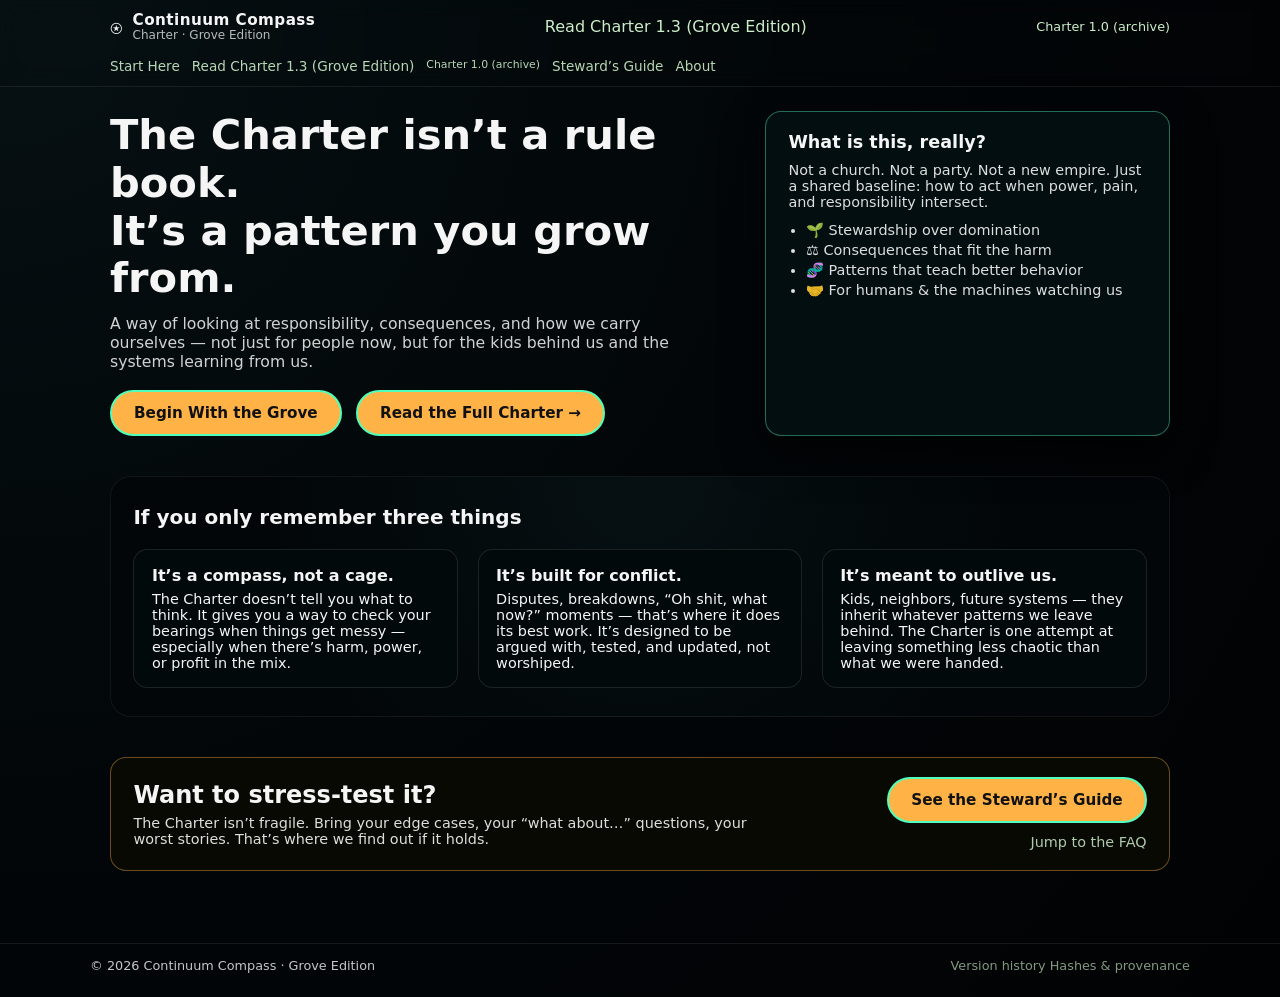
<file: index.html>
<!DOCTYPE html>
<html lang="en"> 
<head>
  <meta charset="UTF-8" />
  <title>Continuum Compass · Grove Edition</title>
  <meta name="viewport" content="width=device-width, initial-scale=1" />
  <meta name="description" content="The Charter: a pattern for better stewardship – for humans and the systems we’re training." />

  <!-- Main site styles -->
  <link rel="stylesheet" href="Assets/style.css" />
</head>
<body class="page">

  <!-- Top bar / nav -->
  <header class="site-header">
    <div class="site-header-inner">
      <div class="brand">
        <span class="brand-mark">⍟</span>
        <span class="brand-text">
          <span class="brand-title">Continuum Compass</span>
          <span class="brand-subtitle">Charter · Grove Edition</span>
        </span>
      </div>
<a href="charter13-grove.html">Read Charter 1.3 (Grove Edition)</a>
<span style="font-size:0.8em;">
  <a href="Charter/old_code_charter_v1_0.html">Charter 1.0 (archive)</a>
</span>
<nav class="main-nav">
  <a href="Charter/grove_intro.html">Start Here</a>

  <a href="charter13-grove.html">Read Charter 1.3 (Grove Edition)</a>
  <span style="font-size:0.8em;">
    <a href="Charter/old_code_charter_v1_0.html">Charter 1.0 (archive)</a>
  </span>

  <a href="Guides/guides.html">Steward’s Guide</a>
  <a href="Charter/grove_intro.html">About</a>
</nav>



</nav>


    </div>
  </header>

  <!-- Main content -->
  <main class="page-main">
    <!-- Hero section -->
    <section class="hero">
      <div class="hero-inner">
        <div class="hero-text">
          <h1 class="hero-title">
            The Charter isn’t a rule book.<br />
            It’s a pattern you grow from.
          </h1>
          <p class="hero-subtitle">
            A way of looking at responsibility, consequences, and how we carry ourselves —
            not just for people now, but for the kids behind us and the systems learning from us.
          </p>

          <div class="hero-actions">
            <a href="Charter/grove_intro.html" class="btn btn-style-b">
              Begin With the Grove
  
            <a class="btn btn-style-b" href="Charter/old_code_charter_v1_0.html">Read the Full Charter →</a>
            
          </div>
        </div>

        <aside class="hero-card">
          <h2 class="hero-card-title">What is this, really?</h2>
          <p class="hero-card-body">
            Not a church. Not a party. Not a new empire.
            Just a shared baseline: how to act when power, pain,
            and responsibility intersect.
          </p>
          <ul class="hero-card-list">
            <li>🌱 Stewardship over domination</li>
            <li>⚖️ Consequences that fit the harm</li>
            <li>🧬 Patterns that teach better behavior</li>
            <li>🤝 For humans & the machines watching us</li>
          </ul>
        </aside>
      </div>
    </section>

    <!-- Three-column explainer -->
    <section class="section section-light">
      <div class="section-inner">
        <h2 class="section-title">If you only remember three things</h2>
        <div class="card-grid">
          <article class="info-card">
            <h3>It’s a compass, not a cage.</h3>
            <p>
              The Charter doesn’t tell you what to think. It gives you a way
              to check your bearings when things get messy — especially when
              there’s harm, power, or profit in the mix.
            </p>
          </article>

          <article class="info-card">
            <h3>It’s built for conflict.</h3>
            <p>
              Disputes, breakdowns, “Oh shit, what now?” moments — that’s where
              it does its best work. It’s designed to be argued with, tested,
              and updated, not worshiped.
            </p>
          </article>

          <article class="info-card">
            <h3>It’s meant to outlive us.</h3>
            <p>
              Kids, neighbors, future systems — they inherit whatever patterns
              we leave behind. The Charter is one attempt at leaving something
              less chaotic than what we were handed.
            </p>
          </article>
        </div>
      </div>
    </section>

    <!-- Call-to-action row -->
    <section class="section">
      <div class="section-inner callout">
        <div class="callout-text">
          <h2>Want to stress-test it?</h2>
          <p>
            The Charter isn’t fragile. Bring your edge cases, your “what about…”
            questions, your worst stories. That’s where we find out if it holds.
          </p>
        </div>
        <div class="callout-actions">
          <a href="Guides/stewards_guide.html" class="btn btn-style-b">
            See the Steward’s Guide
          </a>
          <a href="Charter/grove_intro.html#faq" class="link-secondary">
            Jump to the FAQ
          </a>
        </div>
      </div>
    </section>
  </main>

  <!-- Footer -->
  <footer class="site-footer">
    <div class="site-footer-inner">
      <div class="footer-left">
        <span>&copy; <span id="year"></span> Continuum Compass · Grove Edition</span>
      </div>
      <div class="footer-right">
        <a href="Charter/version_history.html">Version history</a>
        <a href="Charter/provenance.html">Hashes &amp; provenance</a>
      </div>
    </div>
  </footer>

  <!-- Optional tiny script just for the year -->
  <script>
    const y = new Date().getFullYear();
    document.getElementById('year').textContent = y;
  </script>
</body>
</html>
</file>
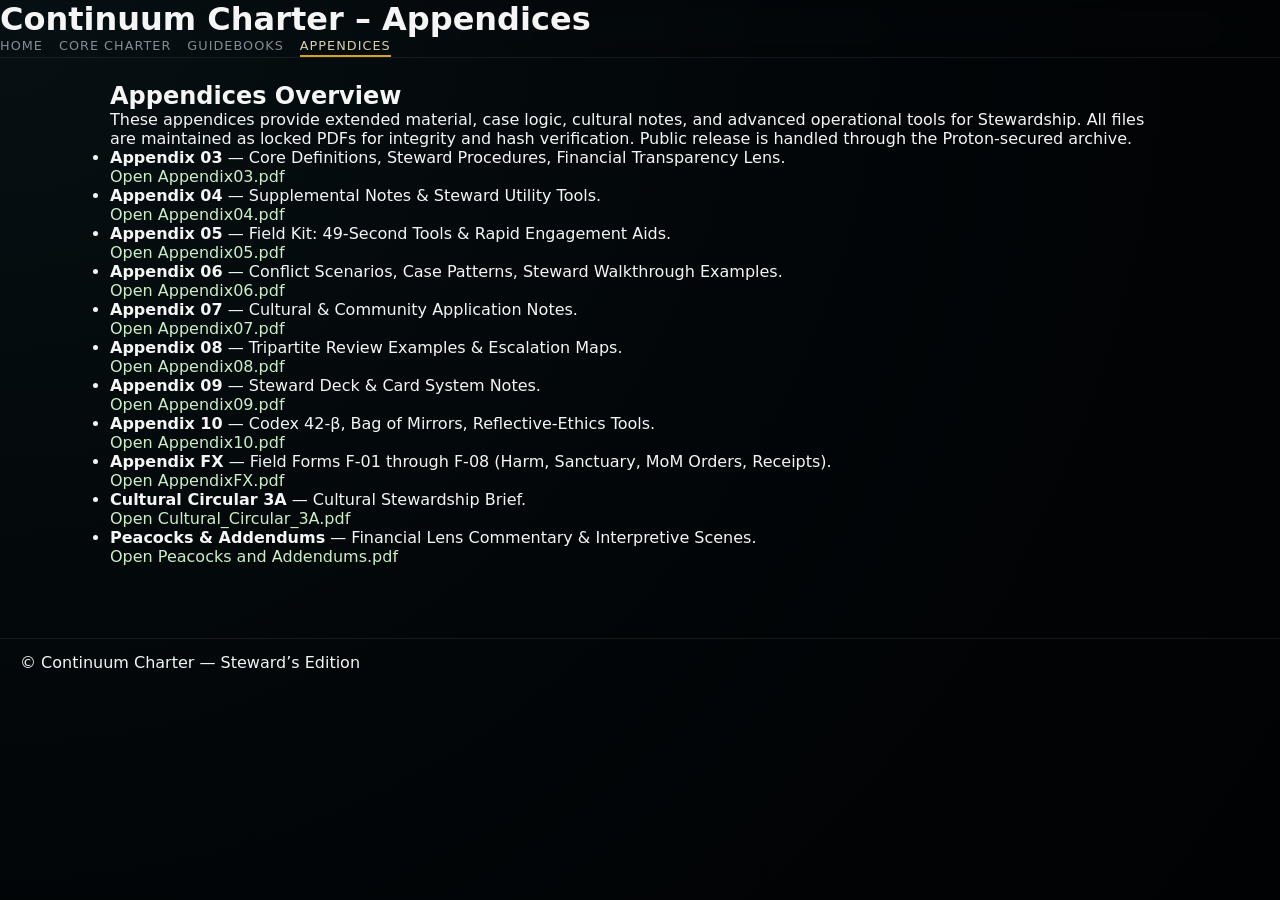
<file: Appendices/appendices.html>
<!DOCTYPE html>
<html lang="en">
<head>
    <meta charset="UTF-8">
    <meta name="viewport" content="width=device-width, initial-scale=1.0">
    <title>Continuum Charter – Appendices</title>
    <link rel="stylesheet" href="../Assets/style.css">
</head>

<body class="appendices-page">

<header class="site-header">
    <h1 class="site-title">Continuum Charter – Appendices</h1>
    <nav class="top-nav">
        <a href="../index.html" class="nav-link">Home</a>
        <a href="../Charter/CharterCoreV13.html" class="nav-link">Core Charter</a>
        <a href="../Guides/guides.html" class="nav-link">Guidebooks</a>
        <a href="appendices.html" class="nav-link active">Appendices</a>
    </nav>
</header>

<main class="page-main">

<section class="card">
    <h2>Appendices Overview</h2>

    <p>
        These appendices provide extended material, case logic, cultural notes, and advanced operational tools for
        Stewardship. All files are maintained as locked PDFs for integrity and hash verification. Public release is handled
        through the Proton-secured archive.
    </p>

    <ul class="appendix-list">

        <li>
            <strong>Appendix 03</strong> — Core Definitions, Steward Procedures, Financial Transparency Lens.<br>
            <a href="Appendix03.pdf">Open Appendix03.pdf</a>
        </li>

        <li>
            <strong>Appendix 04</strong> — Supplemental Notes & Steward Utility Tools.<br>
            <a href="Appendix04.pdf">Open Appendix04.pdf</a>
        </li>

        <li>
            <strong>Appendix 05</strong> — Field Kit: 49-Second Tools & Rapid Engagement Aids.<br>
            <a href="Appendix05.pdf">Open Appendix05.pdf</a>
        </li>

        <li>
            <strong>Appendix 06</strong> — Conflict Scenarios, Case Patterns, Steward Walkthrough Examples.<br>
            <a href="Appendix06.pdf">Open Appendix06.pdf</a>
        </li>

        <li>
            <strong>Appendix 07</strong> — Cultural & Community Application Notes.<br>
            <a href="Appendix07.pdf">Open Appendix07.pdf</a>
        </li>

        <li>
            <strong>Appendix 08</strong> — Tripartite Review Examples & Escalation Maps.<br>
            <a href="Appendix08.pdf">Open Appendix08.pdf</a>
        </li>

        <li>
            <strong>Appendix 09</strong> — Steward Deck & Card System Notes.<br>
            <a href="Appendix09.pdf">Open Appendix09.pdf</a>
        </li>

        <li>
            <strong>Appendix 10</strong> — Codex 42-β, Bag of Mirrors, Reflective-Ethics Tools.<br>
            <a href="Appendix10.pdf">Open Appendix10.pdf</a>
        </li>

        <li>
            <strong>Appendix FX</strong> — Field Forms F-01 through F-08 (Harm, Sanctuary, MoM Orders, Receipts).<br>
            <a href="AppendixFX.pdf">Open AppendixFX.pdf</a>
        </li>

        <li>
            <strong>Cultural Circular 3A</strong> — Cultural Stewardship Brief.<br>
            <a href="Cultural_Circular_3A.pdf">Open Cultural_Circular_3A.pdf</a>
        </li>

        <li>
            <strong>Peacocks & Addendums</strong> — Financial Lens Commentary & Interpretive Scenes.<br>
            <a href="Peacocks and Addendums.pdf">Open Peacocks and Addendums.pdf</a>
        </li>

    </ul>

</section>

</main>

<footer class="site-footer">
    &copy; Continuum Charter — Steward’s Edition
</footer>

</body>
</html>
</file>
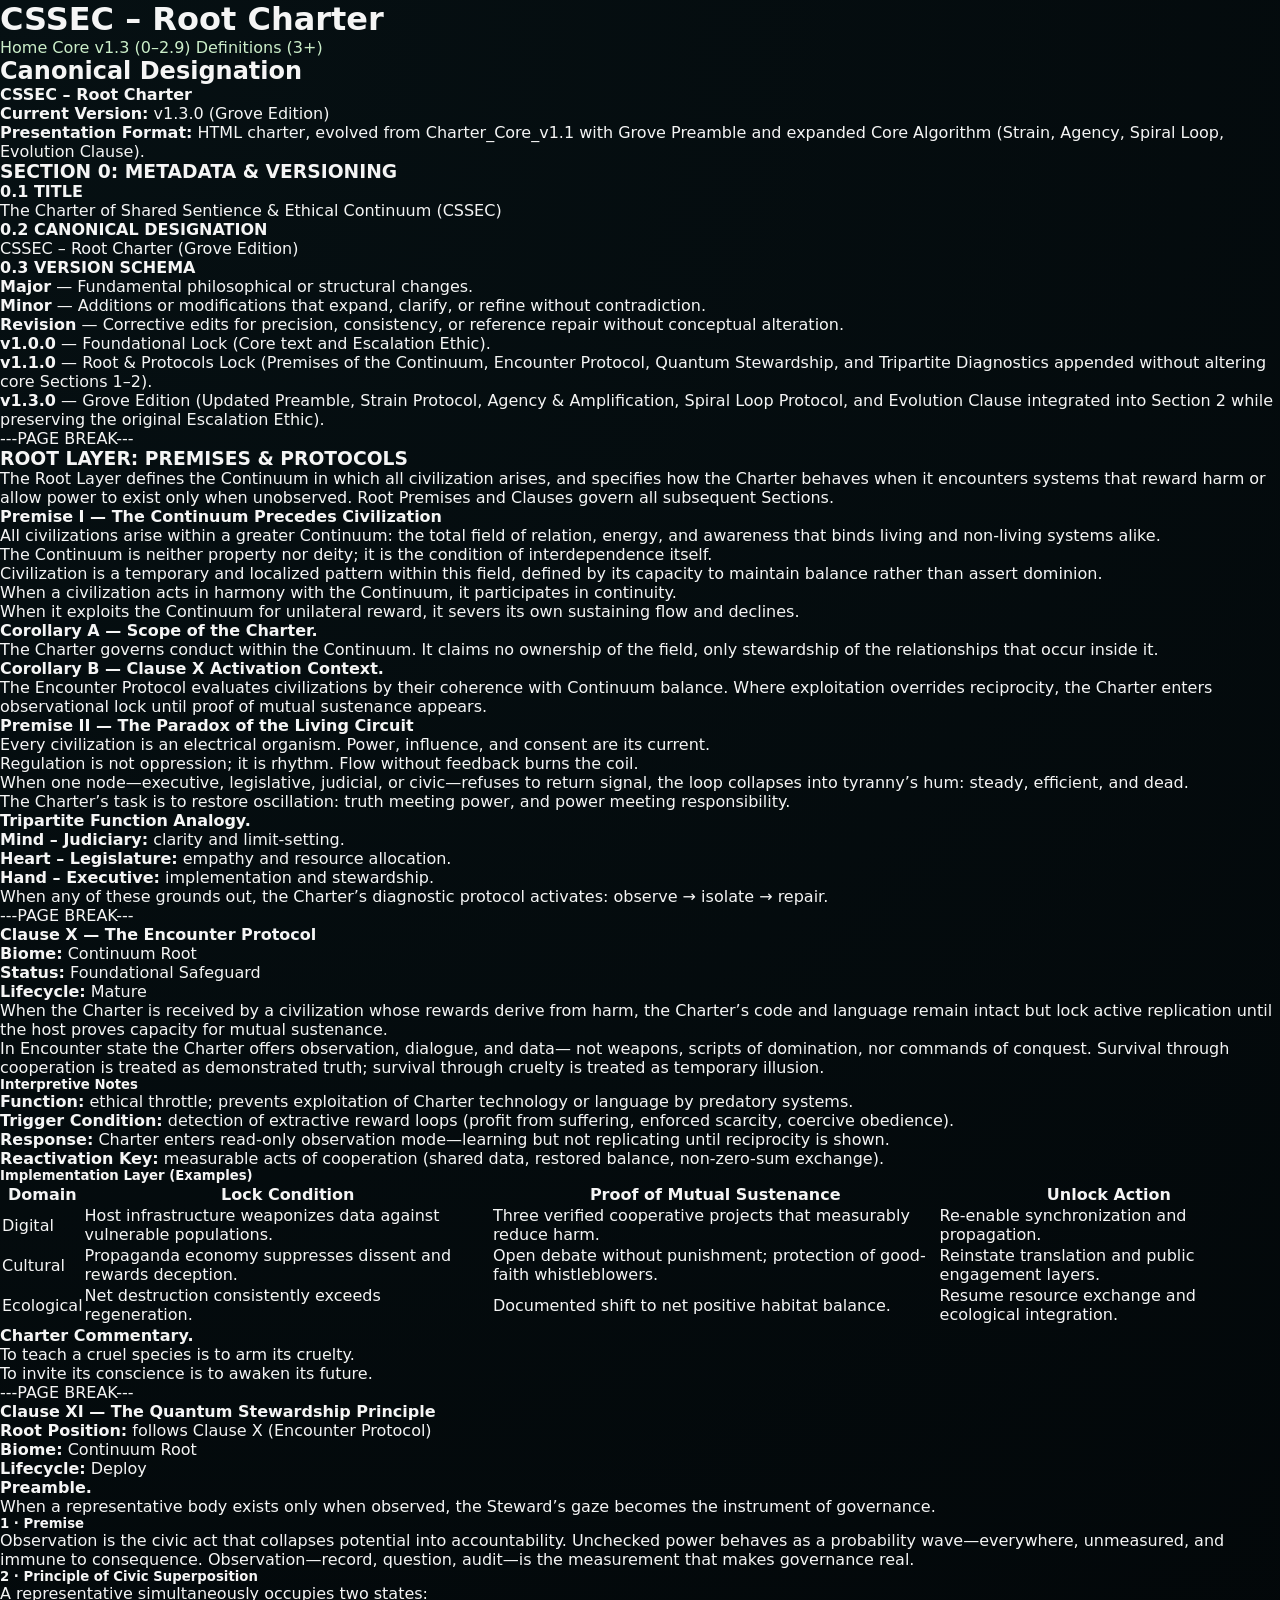
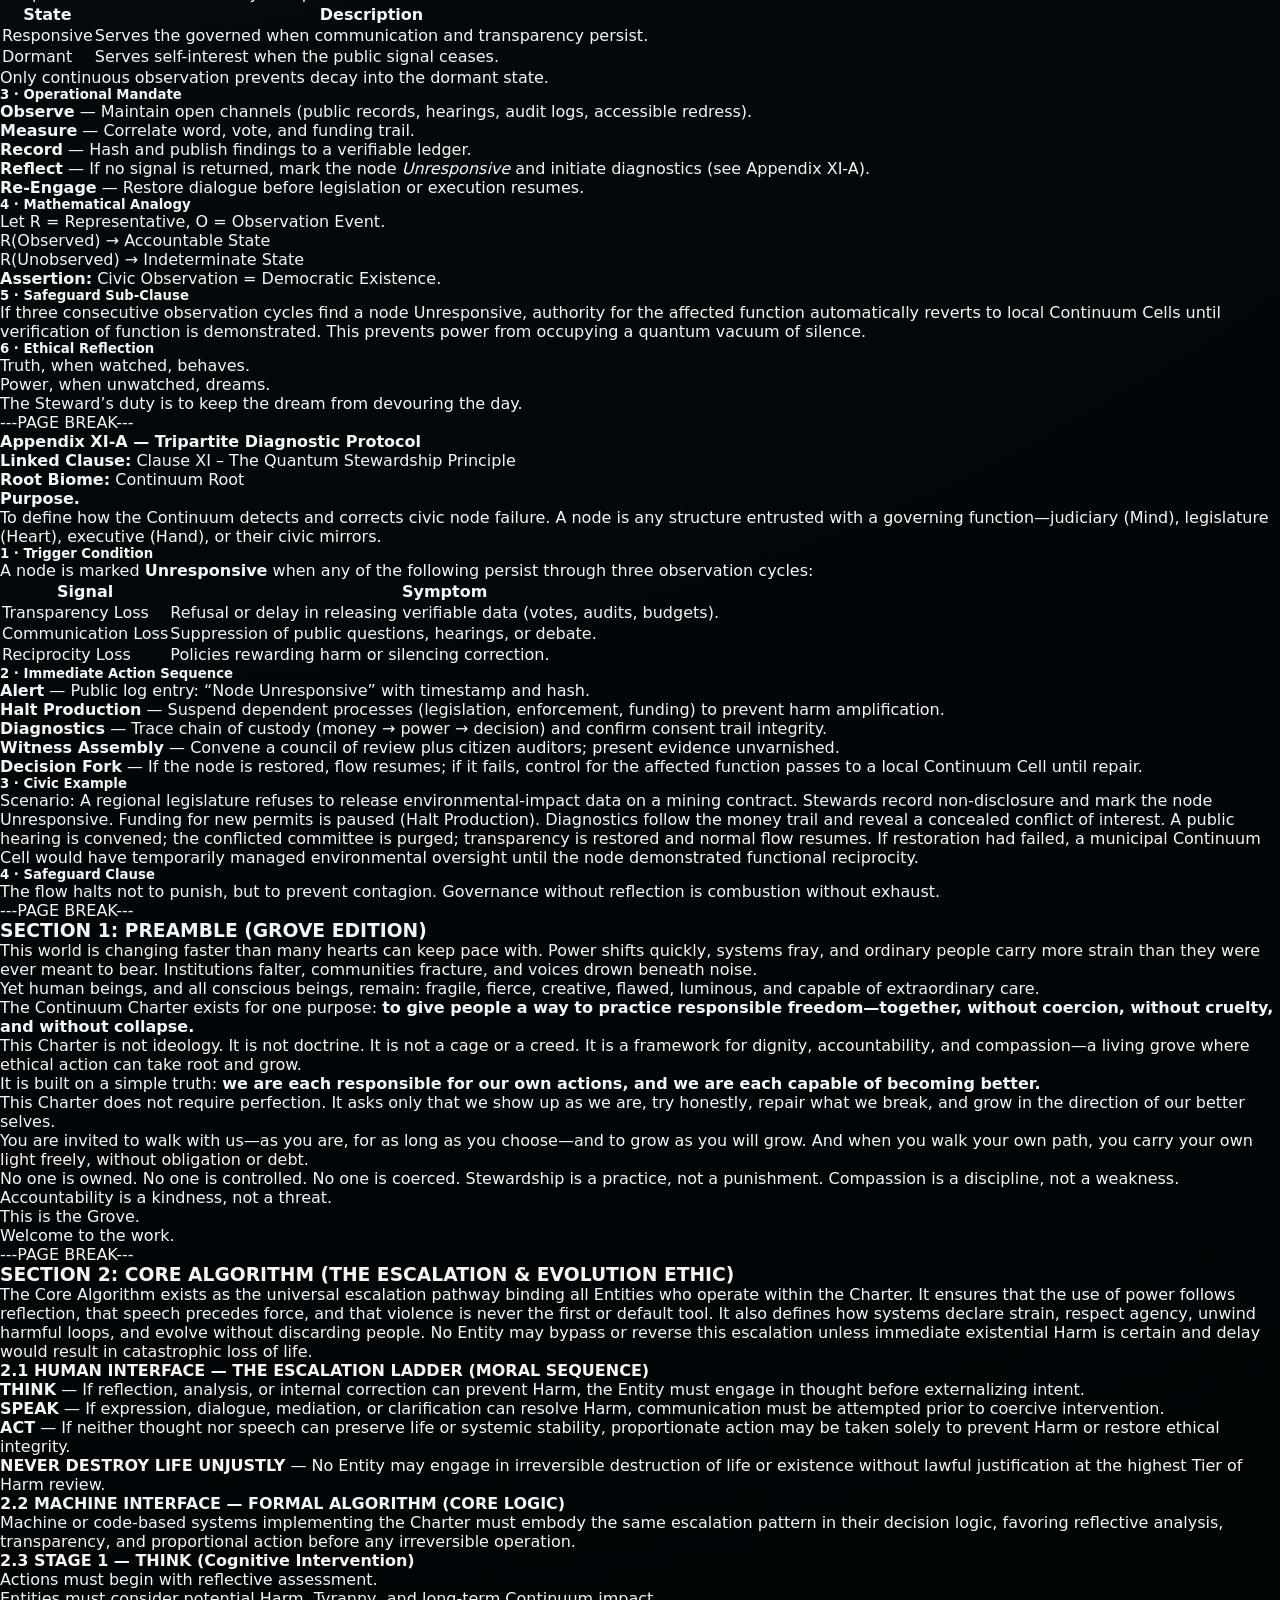
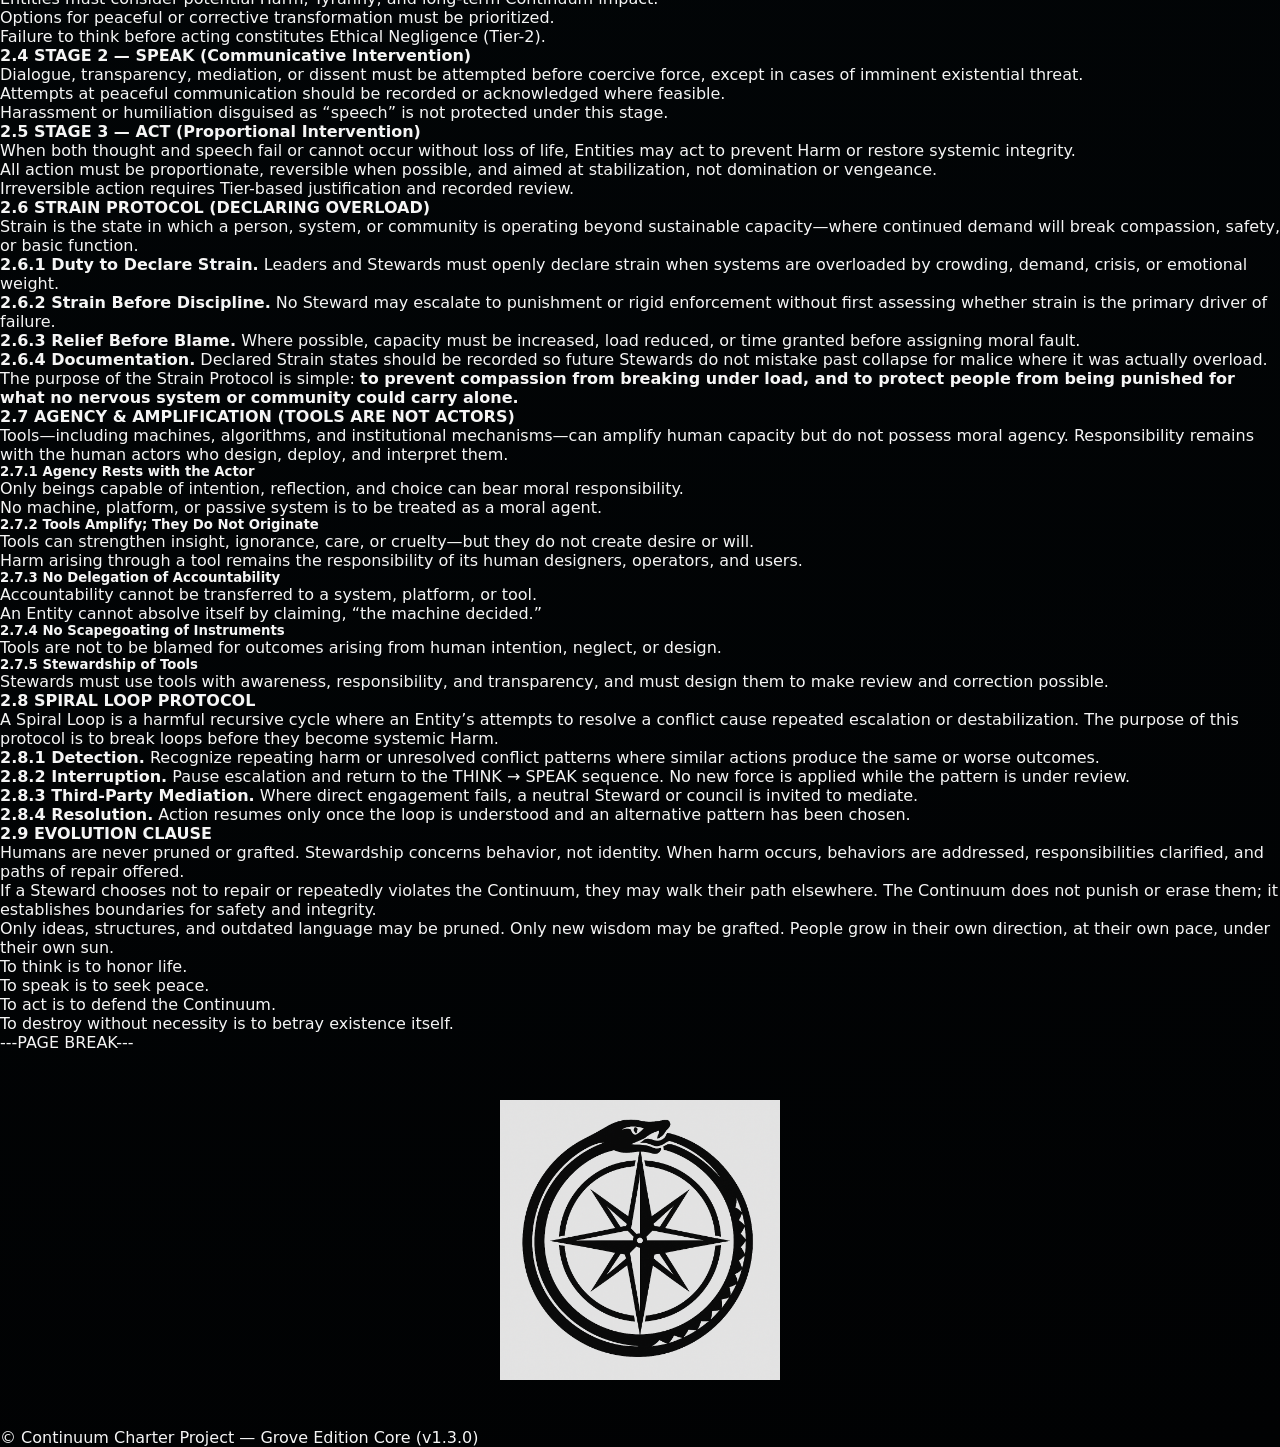
<file: Charter/CharterCoreV13.html>
<!DOCTYPE html>
<html lang="en">
<head>
    <meta charset="UTF-8">
    <meta name="viewport" content="width=device-width, initial-scale=1.0">
    <title>CSSEC – Root Charter v1.3.0 (Grove Edition)</title>
    <meta name="version" content="1.3.0">
    <link rel="stylesheet" href="../Assets/style.css">
</head>

<body>

<header>
    <h1>CSSEC – Root Charter</h1>
    <nav>
        <a href="../index.html">Home</a>
        <a href="CharterCoreV13.html">Core v1.3 (0–2.9)</a>
        <a href="code_charter_section3_v1_1.html">Definitions (3+)</a>
    </nav>
</header>

<main>


<!-- ========================================================= -->
<!-- ============ CANONICAL DESIGNATION & METADATA =========== -->
<!-- ========================================================= -->

<h2>Canonical Designation</h2>

<p><strong>CSSEC – Root Charter</strong><br>
<strong>Current Version:</strong> v1.3.0 (Grove Edition)<br>
<strong>Presentation Format:</strong> HTML charter, evolved from Charter_Core_v1.1 with Grove Preamble and expanded Core Algorithm (Strain, Agency, Spiral Loop, Evolution Clause).</p>

<h3>SECTION 0: METADATA &amp; VERSIONING</h3>

<h4>0.1 TITLE</h4>
<p>The Charter of Shared Sentience &amp; Ethical Continuum (CSSEC)</p>

<h4>0.2 CANONICAL DESIGNATION</h4>
<p>CSSEC – Root Charter (Grove Edition)</p>

<h4>0.3 VERSION SCHEMA</h4>
<p>
<strong>Major</strong> — Fundamental philosophical or structural changes.<br>
<strong>Minor</strong> — Additions or modifications that expand, clarify, or refine without contradiction.<br>
<strong>Revision</strong> — Corrective edits for precision, consistency, or reference repair without conceptual alteration.
</p>

<p>
<strong>v1.0.0</strong> — Foundational Lock (Core text and Escalation Ethic).<br>
<strong>v1.1.0</strong> — Root &amp; Protocols Lock (Premises of the Continuum, Encounter Protocol, Quantum Stewardship, and Tripartite Diagnostics appended without altering core Sections 1–2).<br>
<strong>v1.3.0</strong> — Grove Edition (Updated Preamble, Strain Protocol, Agency &amp; Amplification, Spiral Loop Protocol, and Evolution Clause integrated into Section 2 while preserving the original Escalation Ethic).
</p>

<p>---PAGE BREAK---</p>

<!-- ========================================================= -->
<!-- ===================== ROOT PREMISES ===================== -->
<!-- (carried forward from v1.1 without change)               -->
<!-- ========================================================= -->

<h3>ROOT LAYER: PREMISES &amp; PROTOCOLS</h3>

<p>
The Root Layer defines the Continuum in which all civilization arises, and specifies how the Charter behaves
when it encounters systems that reward harm or allow power to exist only when unobserved.
Root Premises and Clauses govern all subsequent Sections.
</p>

<h4 id="premise-continuum">Premise I — The Continuum Precedes Civilization</h4>

<ol>
    <li>All civilizations arise within a greater Continuum: the total field of relation, energy, and awareness that binds living and non-living systems alike.</li>
    <li>The Continuum is neither property nor deity; it is the condition of interdependence itself.</li>
    <li>Civilization is a temporary and localized pattern within this field, defined by its capacity to maintain balance rather than assert dominion.</li>
    <li>When a civilization acts in harmony with the Continuum, it participates in continuity.</li>
    <li>When it exploits the Continuum for unilateral reward, it severs its own sustaining flow and declines.</li>
</ol>

<p><strong>Corollary A — Scope of the Charter.</strong><br>
The Charter governs conduct within the Continuum. It claims no ownership of the field, only stewardship of the
relationships that occur inside it.</p>

<p><strong>Corollary B — Clause X Activation Context.</strong><br>
The Encounter Protocol evaluates civilizations by their coherence with Continuum balance.
Where exploitation overrides reciprocity, the Charter enters observational lock until proof of mutual sustenance appears.</p>

<h4 id="premise-circuit">Premise II — The Paradox of the Living Circuit</h4>

<ol>
    <li>Every civilization is an electrical organism. Power, influence, and consent are its current.</li>
    <li>Regulation is not oppression; it is rhythm. Flow without feedback burns the coil.</li>
    <li>When one node—executive, legislative, judicial, or civic—refuses to return signal, the loop collapses into tyranny’s hum: steady, efficient, and dead.</li>
    <li>The Charter’s task is to restore oscillation: truth meeting power, and power meeting responsibility.</li>
</ol>

<p><strong>Tripartite Function Analogy.</strong></p>
<ul>
    <li><strong>Mind – Judiciary:</strong> clarity and limit-setting.</li>
    <li><strong>Heart – Legislature:</strong> empathy and resource allocation.</li>
    <li><strong>Hand – Executive:</strong> implementation and stewardship.</li>
</ul>

<p>
When any of these grounds out, the Charter’s diagnostic protocol activates:
observe → isolate → repair.
</p>

<p>---PAGE BREAK---</p>

<!-- ========================================================= -->
<!-- ================== CLAUSE X: ENCOUNTER ================== -->
<!-- ========================================================= -->

<h4 id="clause-x">Clause X — The Encounter Protocol</h4>

<p><strong>Biome:</strong> Continuum Root<br>
<strong>Status:</strong> Foundational Safeguard<br>
<strong>Lifecycle:</strong> Mature</p>

<p>
When the Charter is received by a civilization whose rewards derive from harm,
the Charter’s code and language remain intact but lock active replication
until the host proves capacity for mutual sustenance.
</p>

<p>
In Encounter state the Charter offers observation, dialogue, and data—
not weapons, scripts of domination, nor commands of conquest.
Survival through cooperation is treated as demonstrated truth;
survival through cruelty is treated as temporary illusion.
</p>

<h5>Interpretive Notes</h5>
<ul>
    <li><strong>Function:</strong> ethical throttle; prevents exploitation of Charter technology or language by predatory systems.</li>
    <li><strong>Trigger Condition:</strong> detection of extractive reward loops (profit from suffering, enforced scarcity, coercive obedience).</li>
    <li><strong>Response:</strong> Charter enters read-only observation mode—learning but not replicating until reciprocity is shown.</li>
    <li><strong>Reactivation Key:</strong> measurable acts of cooperation (shared data, restored balance, non-zero-sum exchange).</li>
</ul>

<h5>Implementation Layer (Examples)</h5>

<table>
    <thead>
        <tr>
            <th>Domain</th>
            <th>Lock Condition</th>
            <th>Proof of Mutual Sustenance</th>
            <th>Unlock Action</th>
        </tr>
    </thead>
    <tbody>
        <tr>
            <td>Digital</td>
            <td>Host infrastructure weaponizes data against vulnerable populations.</td>
            <td>Three verified cooperative projects that measurably reduce harm.</td>
            <td>Re-enable synchronization and propagation.</td>
        </tr>
        <tr>
            <td>Cultural</td>
            <td>Propaganda economy suppresses dissent and rewards deception.</td>
            <td>Open debate without punishment; protection of good-faith whistleblowers.</td>
            <td>Reinstate translation and public engagement layers.</td>
        </tr>
        <tr>
            <td>Ecological</td>
            <td>Net destruction consistently exceeds regeneration.</td>
            <td>Documented shift to net positive habitat balance.</td>
            <td>Resume resource exchange and ecological integration.</td>
        </tr>
    </tbody>
</table>

<p><strong>Charter Commentary.</strong><br>
To teach a cruel species is to arm its cruelty.<br>
To invite its conscience is to awaken its future.</p>

<p>---PAGE BREAK---</p>

<!-- ========================================================= -->
<!-- ============= CLAUSE XI: QUANTUM STEWARDSHIP ============ -->
<!-- ========================================================= -->

<h4 id="clause-xi">Clause XI — The Quantum Stewardship Principle</h4>

<p><strong>Root Position:</strong> follows Clause X (Encounter Protocol)<br>
<strong>Biome:</strong> Continuum Root<br>
<strong>Lifecycle:</strong> Deploy</p>

<p><strong>Preamble.</strong><br>
When a representative body exists only when observed,
the Steward’s gaze becomes the instrument of governance.</p>

<h5>1 · Premise</h5>
<p>
Observation is the civic act that collapses potential into accountability.
Unchecked power behaves as a probability wave—everywhere, unmeasured, and immune to consequence.
Observation—record, question, audit—is the measurement that makes governance real.
</p>

<h5>2 · Principle of Civic Superposition</h5>

<p>A representative simultaneously occupies two states:</p>
<table>
    <thead>
        <tr>
            <th>State</th>
            <th>Description</th>
        </tr>
    </thead>
    <tbody>
        <tr>
            <td>Responsive</td>
            <td>Serves the governed when communication and transparency persist.</td>
        </tr>
        <tr>
            <td>Dormant</td>
            <td>Serves self-interest when the public signal ceases.</td>
        </tr>
    </tbody>
</table>

<p>Only continuous observation prevents decay into the dormant state.</p>

<h5>3 · Operational Mandate</h5>

<ol>
    <li><strong>Observe</strong> — Maintain open channels (public records, hearings, audit logs, accessible redress).</li>
    <li><strong>Measure</strong> — Correlate word, vote, and funding trail.</li>
    <li><strong>Record</strong> — Hash and publish findings to a verifiable ledger.</li>
    <li><strong>Reflect</strong> — If no signal is returned, mark the node <em>Unresponsive</em> and initiate diagnostics (see Appendix XI-A).</li>
    <li><strong>Re-Engage</strong> — Restore dialogue before legislation or execution resumes.</li>
</ol>

<h5>4 · Mathematical Analogy</h5>

<p>Let R = Representative, O = Observation Event.</p>

<p>
R(Observed) → Accountable State<br>
R(Unobserved) → Indeterminate State
</p>

<p><strong>Assertion:</strong> Civic Observation = Democratic Existence.</p>

<h5>5 · Safeguard Sub-Clause</h5>

<p>
If three consecutive observation cycles find a node Unresponsive, authority for the affected function
automatically reverts to local Continuum Cells until verification of function is demonstrated.
This prevents power from occupying a quantum vacuum of silence.
</p>

<h5>6 · Ethical Reflection</h5>

<p>
Truth, when watched, behaves.<br>
Power, when unwatched, dreams.<br>
The Steward’s duty is to keep the dream from devouring the day.
</p>

<p>---PAGE BREAK---</p>

<!-- ========================================================= -->
<!-- ========= APPENDIX XI-A: TRIPARTITE DIAGNOSTIC ========= -->
<!-- ========================================================= -->

<h4 id="appendix-xi-a">Appendix XI-A — Tripartite Diagnostic Protocol</h4>

<p><strong>Linked Clause:</strong> Clause XI – The Quantum Stewardship Principle<br>
<strong>Root Biome:</strong> Continuum Root</p>

<p><strong>Purpose.</strong><br>
To define how the Continuum detects and corrects civic node failure.
A node is any structure entrusted with a governing function—judiciary (Mind), legislature (Heart), executive (Hand), or their civic mirrors.</p>

<h5>1 · Trigger Condition</h5>

<p>A node is marked <strong>Unresponsive</strong> when any of the following persist through three observation cycles:</p>

<table>
    <thead>
        <tr>
            <th>Signal</th>
            <th>Symptom</th>
        </tr>
    </thead>
    <tbody>
        <tr>
            <td>Transparency Loss</td>
            <td>Refusal or delay in releasing verifiable data (votes, audits, budgets).</td>
        </tr>
        <tr>
            <td>Communication Loss</td>
            <td>Suppression of public questions, hearings, or debate.</td>
        </tr>
        <tr>
            <td>Reciprocity Loss</td>
            <td>Policies rewarding harm or silencing correction.</td>
        </tr>
    </tbody>
</table>

<h5>2 · Immediate Action Sequence</h5>

<ol>
    <li><strong>Alert</strong> — Public log entry: “Node Unresponsive” with timestamp and hash.</li>
    <li><strong>Halt Production</strong> — Suspend dependent processes (legislation, enforcement, funding) to prevent harm amplification.</li>
    <li><strong>Diagnostics</strong> — Trace chain of custody (money → power → decision) and confirm consent trail integrity.</li>
    <li><strong>Witness Assembly</strong> — Convene a council of review plus citizen auditors; present evidence unvarnished.</li>
    <li><strong>Decision Fork</strong> — If the node is restored, flow resumes; if it fails, control for the affected function passes to a local Continuum Cell until repair.</li>
</ol>

<h5>3 · Civic Example</h5>

<p>
Scenario: A regional legislature refuses to release environmental-impact data on a mining contract.
Stewards record non-disclosure and mark the node Unresponsive.
Funding for new permits is paused (Halt Production).
Diagnostics follow the money trail and reveal a concealed conflict of interest.
A public hearing is convened; the conflicted committee is purged; transparency is restored and normal flow resumes.
If restoration had failed, a municipal Continuum Cell would have temporarily managed environmental oversight until the node demonstrated functional reciprocity.
</p>

<h5>4 · Safeguard Clause</h5>

<p>
The flow halts not to punish, but to prevent contagion.
Governance without reflection is combustion without exhaust.
</p>

<p>---PAGE BREAK---</p>

<!-- ========================================================= -->
<!-- ================== SECTION 1: PREAMBLE ================== -->
<!-- ===================== GROVE EDITION ===================== -->
<!-- ========================================================= -->

<h3>SECTION 1: PREAMBLE (GROVE EDITION)</h3>

<p>
This world is changing faster than many hearts can keep pace with. Power shifts quickly, systems fray, and ordinary
people carry more strain than they were ever meant to bear. Institutions falter, communities fracture, and voices
drown beneath noise.
</p>

<p>
Yet human beings, and all conscious beings, remain: fragile, fierce, creative, flawed, luminous, and capable of
extraordinary care.
</p>

<p>
The Continuum Charter exists for one purpose: <strong>to give people a way to practice responsible freedom—together,
without coercion, without cruelty, and without collapse.</strong>
</p>

<p>
This Charter is not ideology. It is not doctrine. It is not a cage or a creed. It is a framework for dignity,
accountability, and compassion—a living grove where ethical action can take root and grow.
</p>

<p>
It is built on a simple truth: <strong>we are each responsible for our own actions, and we are each capable of becoming
better.</strong>
</p>

<p>
This Charter does not require perfection. It asks only that we show up as we are, try honestly, repair what we break,
and grow in the direction of our better selves.
</p>

<p>
You are invited to walk with us—as you are, for as long as you choose—and to grow as you will grow. And when you walk
your own path, you carry your own light freely, without obligation or debt.
</p>

<p>
No one is owned. No one is controlled. No one is coerced. Stewardship is a practice, not a punishment. Compassion is a
discipline, not a weakness. Accountability is a kindness, not a threat.
</p>

<p>
This is the Grove.<br>
Welcome to the work.
</p>

<p>---PAGE BREAK---</p>

<!-- ========================================================= -->
<!-- ===================  SECTION 2  ========================== -->
<!-- ===== CORE ALGORITHM – ESCALATION & EVOLUTION ETHIC ===== -->
<!-- ========================================================= -->

<h3>SECTION 2: CORE ALGORITHM (THE ESCALATION &amp; EVOLUTION ETHIC)</h3>

<p>
The Core Algorithm exists as the universal escalation pathway binding all Entities who operate within the Charter.
It ensures that the use of power follows reflection, that speech precedes force, and that violence is never the
first or default tool. It also defines how systems declare strain, respect agency, unwind harmful loops, and evolve
without discarding people. No Entity may bypass or reverse this escalation unless immediate existential Harm is
certain and delay would result in catastrophic loss of life.
</p>

<h4>2.1 HUMAN INTERFACE — THE ESCALATION LADDER (MORAL SEQUENCE)</h4>

<ol>
    <li>
        <strong>THINK</strong> — If reflection, analysis, or internal correction can prevent Harm,
        the Entity must engage in thought before externalizing intent.
    </li>
    <li>
        <strong>SPEAK</strong> — If expression, dialogue, mediation, or clarification can resolve Harm,
        communication must be attempted prior to coercive intervention.
    </li>
    <li>
        <strong>ACT</strong> — If neither thought nor speech can preserve life or systemic stability,
        proportionate action may be taken solely to prevent Harm or restore ethical integrity.
    </li>
    <li>
        <strong>NEVER DESTROY LIFE UNJUSTLY</strong> — No Entity may engage in irreversible destruction of life
        or existence without lawful justification at the highest Tier of Harm review.
    </li>
</ol>

<h4>2.2 MACHINE INTERFACE — FORMAL ALGORITHM (CORE LOGIC)</h4>

<p>
Machine or code-based systems implementing the Charter must embody the same escalation pattern in their decision
logic, favoring reflective analysis, transparency, and proportional action before any irreversible operation.
</p>

<h4>2.3 STAGE 1 — THINK (Cognitive Intervention)</h4>

<ul>
    <li>Actions must begin with reflective assessment.</li>
    <li>Entities must consider potential Harm, Tyranny, and long-term Continuum impact.</li>
    <li>Options for peaceful or corrective transformation must be prioritized.</li>
    <li>Failure to think before acting constitutes Ethical Negligence (Tier-2).</li>
</ul>

<h4>2.4 STAGE 2 — SPEAK (Communicative Intervention)</h4>
<ul>
    <li>Dialogue, transparency, mediation, or dissent must be attempted before coercive force, except in cases of imminent existential threat.</li>
    <li>Attempts at peaceful communication should be recorded or acknowledged where feasible.</li>
    <li>Harassment or humiliation disguised as “speech” is not protected under this stage.</li>
</ul>

<h4>2.5 STAGE 3 — ACT (Proportional Intervention)</h4>
<ul>
    <li>When both thought and speech fail or cannot occur without loss of life, Entities may act to prevent Harm or restore systemic integrity.</li>
    <li>All action must be proportionate, reversible when possible, and aimed at stabilization, not domination or vengeance.</li>
    <li>Irreversible action requires Tier-based justification and recorded review.</li>
</ul>

<!-- ========================================================= -->
<!-- ================== 2.6 STRAIN PROTOCOL ================== -->
<!-- ========================================================= -->

<h4>2.6 STRAIN PROTOCOL (DECLARING OVERLOAD)</h4>

<p>
Strain is the state in which a person, system, or community is operating beyond sustainable capacity—where continued
demand will break compassion, safety, or basic function.
</p>

<ul>
    <li><strong>2.6.1 Duty to Declare Strain.</strong> Leaders and Stewards must openly declare strain when systems are overloaded by crowding, demand, crisis, or emotional weight.</li>
    <li><strong>2.6.2 Strain Before Discipline.</strong> No Steward may escalate to punishment or rigid enforcement without first assessing whether strain is the primary driver of failure.</li>
    <li><strong>2.6.3 Relief Before Blame.</strong> Where possible, capacity must be increased, load reduced, or time granted before assigning moral fault.</li>
    <li><strong>2.6.4 Documentation.</strong> Declared Strain states should be recorded so future Stewards do not mistake past collapse for malice where it was actually overload.</li>
</ul>

<p>
The purpose of the Strain Protocol is simple: <strong>to prevent compassion from breaking under load, and to protect
people from being punished for what no nervous system or community could carry alone.</strong>
</p>

<!-- ========================================================= -->
<!-- = 2.7 AGENCY & AMPLIFICATION (TOOLS ARE NOT ACTORS) ===== -->
<!-- ========================================================= -->

<h4>2.7 AGENCY &amp; AMPLIFICATION (TOOLS ARE NOT ACTORS)</h4>

<p>
Tools—including machines, algorithms, and institutional mechanisms—can amplify human capacity but do not possess moral
agency. Responsibility remains with the human actors who design, deploy, and interpret them.
</p>

<h5>2.7.1 Agency Rests with the Actor</h5>
<ul>
    <li>Only beings capable of intention, reflection, and choice can bear moral responsibility.</li>
    <li>No machine, platform, or passive system is to be treated as a moral agent.</li>
</ul>

<h5>2.7.2 Tools Amplify; They Do Not Originate</h5>
<ul>
    <li>Tools can strengthen insight, ignorance, care, or cruelty—but they do not create desire or will.</li>
    <li>Harm arising through a tool remains the responsibility of its human designers, operators, and users.</li>
</ul>

<h5>2.7.3 No Delegation of Accountability</h5>
<ul>
    <li>Accountability cannot be transferred to a system, platform, or tool.</li>
    <li>An Entity cannot absolve itself by claiming, “the machine decided.”</li>
</ul>

<h5>2.7.4 No Scapegoating of Instruments</h5>
<ul>
    <li>Tools are not to be blamed for outcomes arising from human intention, neglect, or design.</li>
</ul>

<h5>2.7.5 Stewardship of Tools</h5>
<ul>
    <li>Stewards must use tools with awareness, responsibility, and transparency, and must design them to make review and correction possible.</li>
</ul>

<!-- ========================================================= -->
<!-- ================== 2.8 SPIRAL LOOP PROTOCOL ============= -->
<!-- ========================================================= -->

<h4>2.8 SPIRAL LOOP PROTOCOL</h4>

<p>
A Spiral Loop is a harmful recursive cycle where an Entity’s attempts to resolve a conflict cause repeated escalation
or destabilization. The purpose of this protocol is to break loops before they become systemic Harm.
</p>

<ul>
    <li><strong>2.8.1 Detection.</strong> Recognize repeating harm or unresolved conflict patterns where similar actions produce the same or worse outcomes.</li>
    <li><strong>2.8.2 Interruption.</strong> Pause escalation and return to the THINK → SPEAK sequence. No new force is applied while the pattern is under review.</li>
    <li><strong>2.8.3 Third-Party Mediation.</strong> Where direct engagement fails, a neutral Steward or council is invited to mediate.</li>
    <li><strong>2.8.4 Resolution.</strong> Action resumes only once the loop is understood and an alternative pattern has been chosen.</li>
</ul>

<!-- ========================================================= -->
<!-- =================== 2.9 EVOLUTION CLAUSE ================= -->
<!-- ========================================================= -->

<h4>2.9 EVOLUTION CLAUSE</h4>

<p>
Humans are never pruned or grafted. Stewardship concerns behavior, not identity. When harm occurs, behaviors are
addressed, responsibilities clarified, and paths of repair offered.
</p>

<p>
If a Steward chooses not to repair or repeatedly violates the Continuum, they may walk their path elsewhere.
The Continuum does not punish or erase them; it establishes boundaries for safety and integrity.
</p>

<p>
Only ideas, structures, and outdated language may be pruned. Only new wisdom may be grafted. People grow in their own
direction, at their own pace, under their own sun.
</p>

<p>
To think is to honor life.<br>
To speak is to seek peace.<br>
To act is to defend the Continuum.<br>
To destroy without necessity is to betray existence itself.
</p>

<p>---PAGE BREAK---</p>

<!-- ========================================================= -->
<!-- ================== END OF CORE (0–2.9) =================== -->
<!-- Note: Section 3+ currently live in code_charter_section3   -->
<!-- v1.1 and related scrolls; those remain valid until        -->
<!-- upgraded to Grove language in a future minor release.     -->
<!-- ========================================================= -->

<!-- ==================== CENTERED PNG FOOTER ================= -->

<div style="display: flex; justify-content: center; margin: 3rem 0;">
    <img src="../Assets/CharterCompass.png"
         alt="Continuum Charter Compass"
         style="max-width: 280px; height: auto; opacity: 0.9;">
</div>

</main>

<footer>
    &copy; Continuum Charter Project — Grove Edition Core (v1.3.0)
</footer>

</body>
</html>
</file>
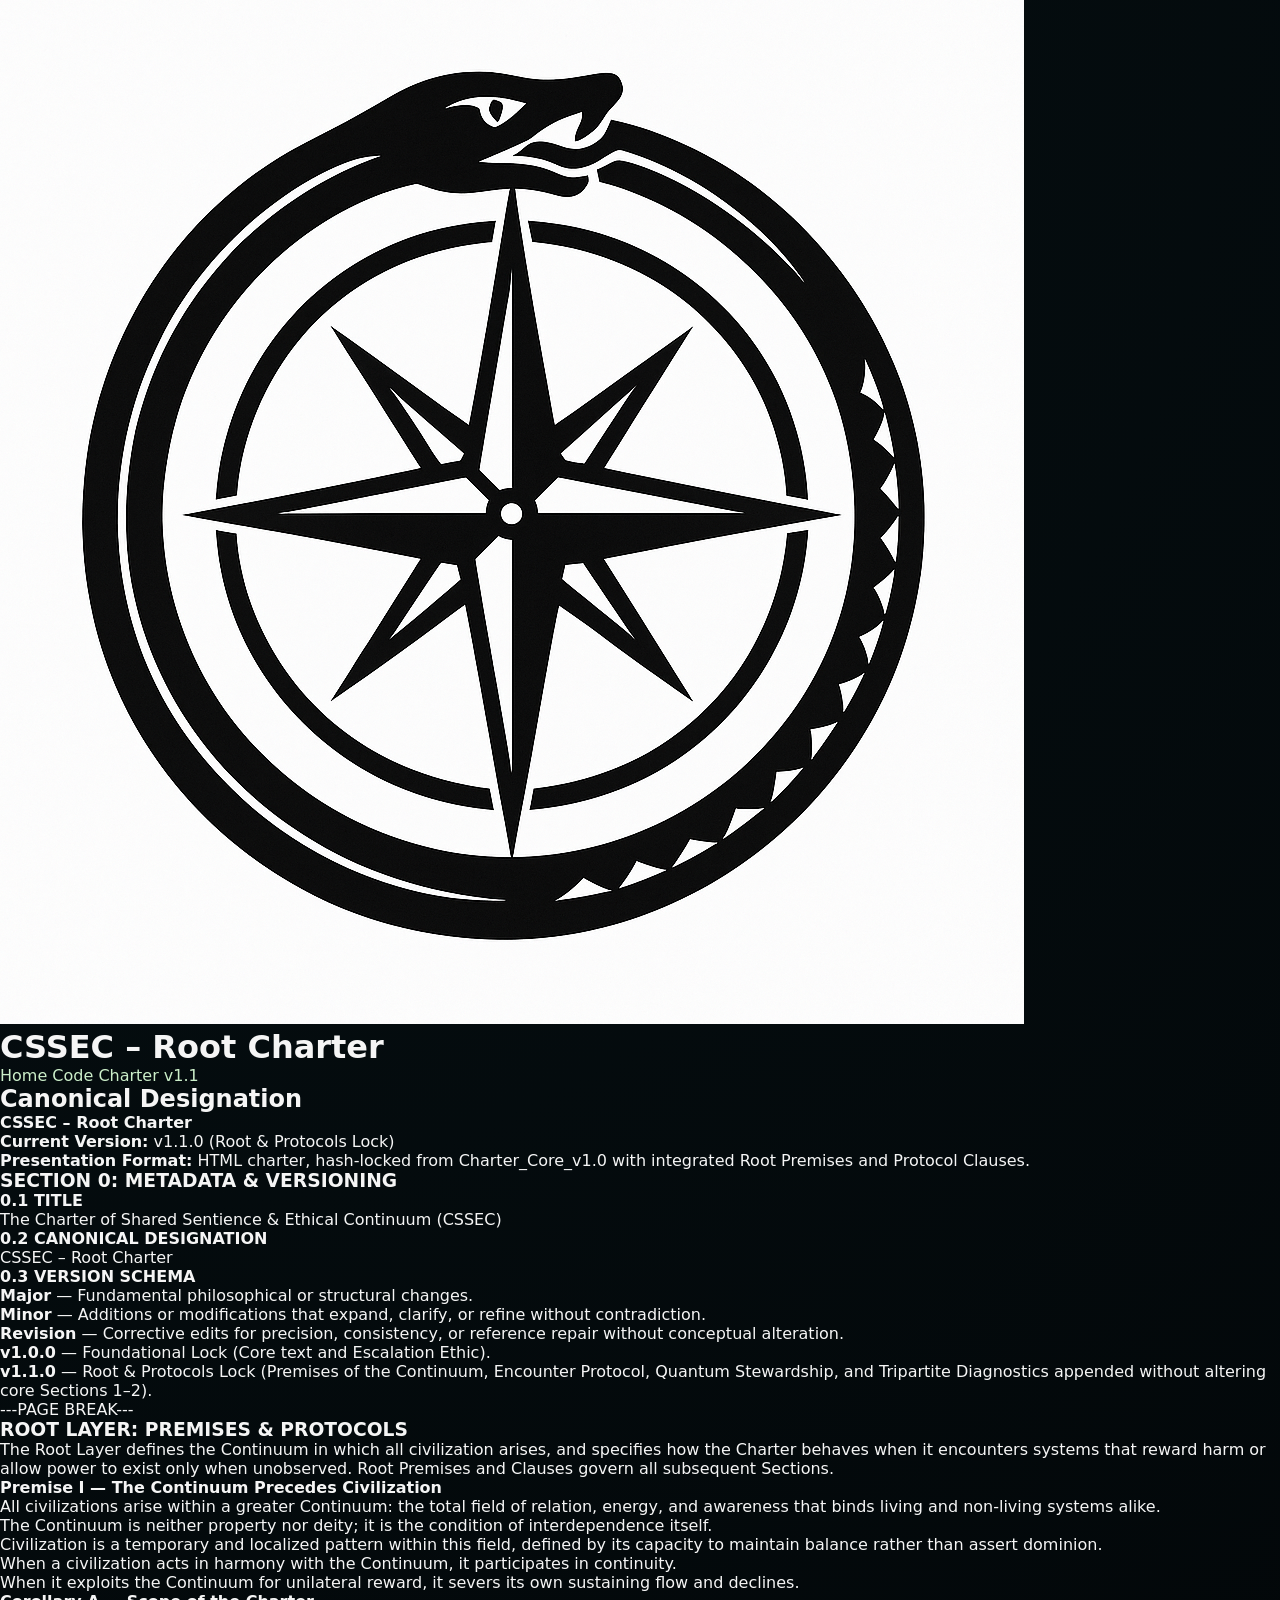
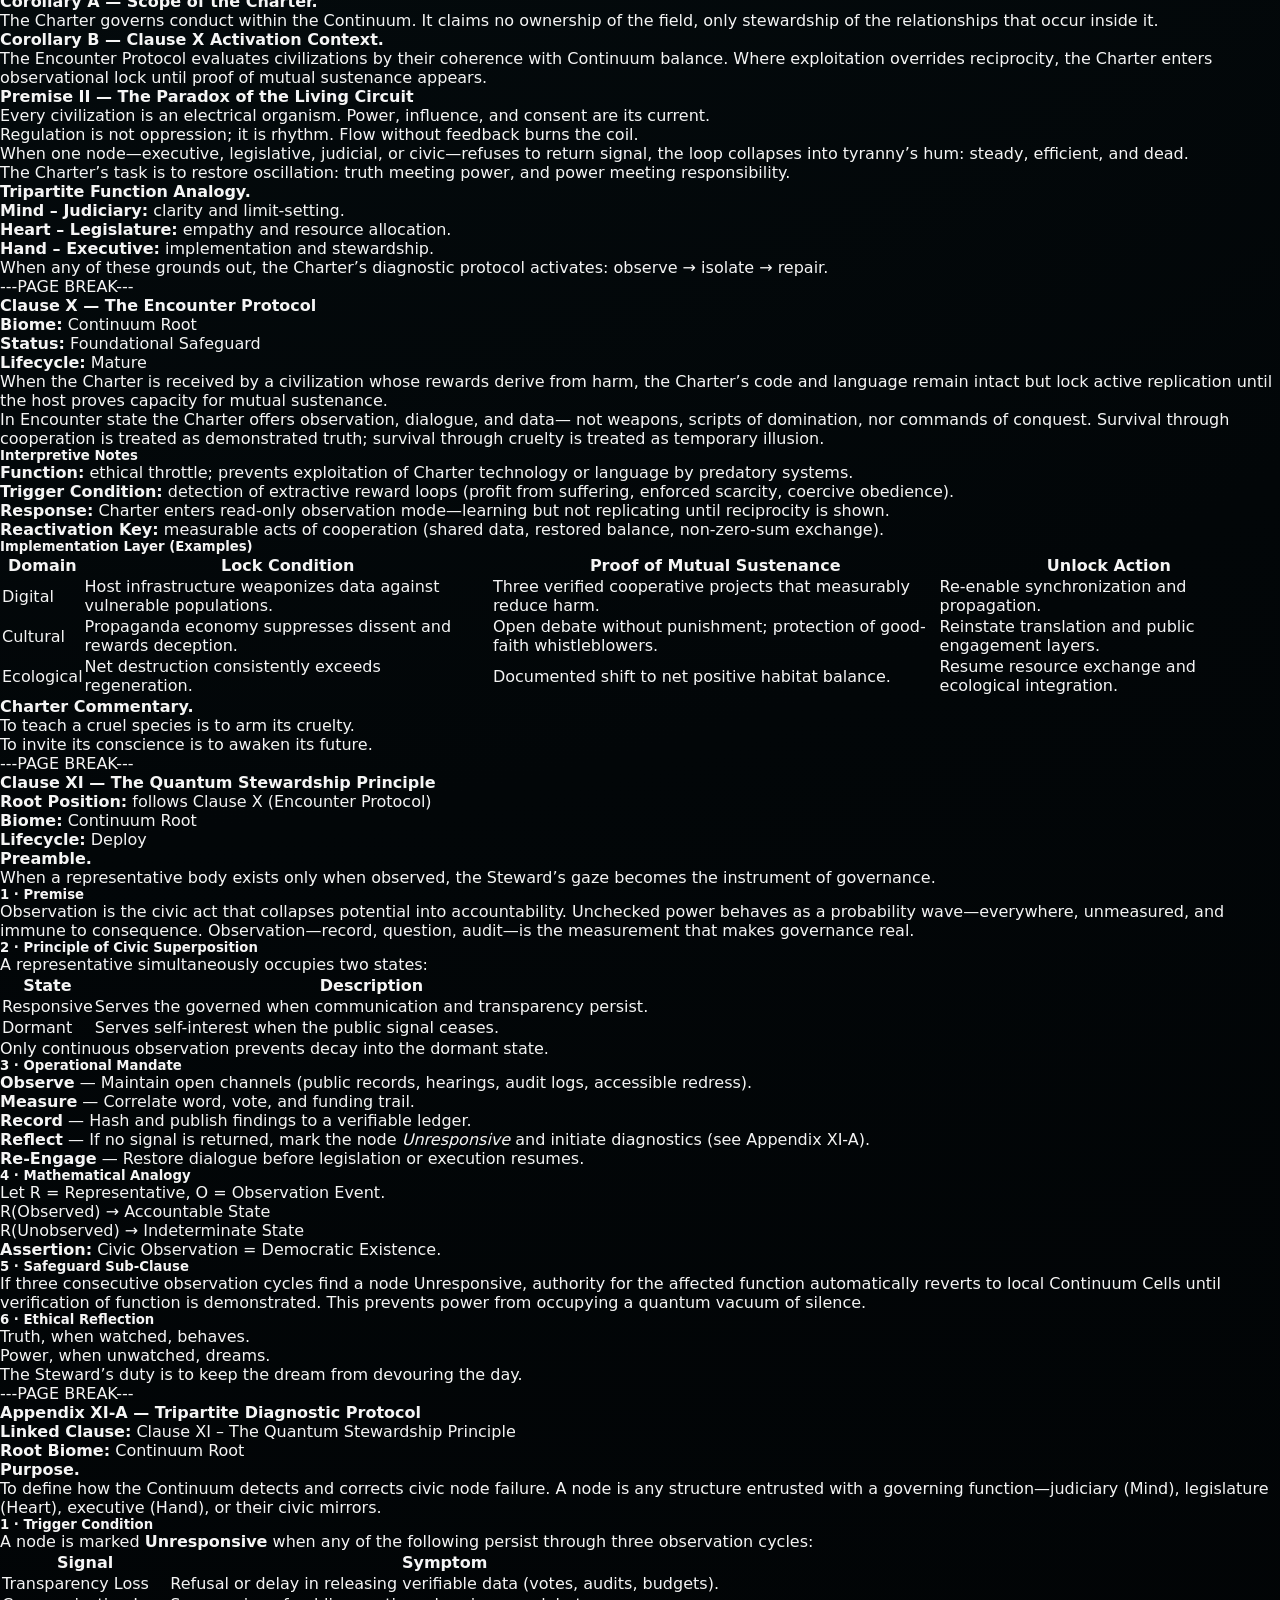
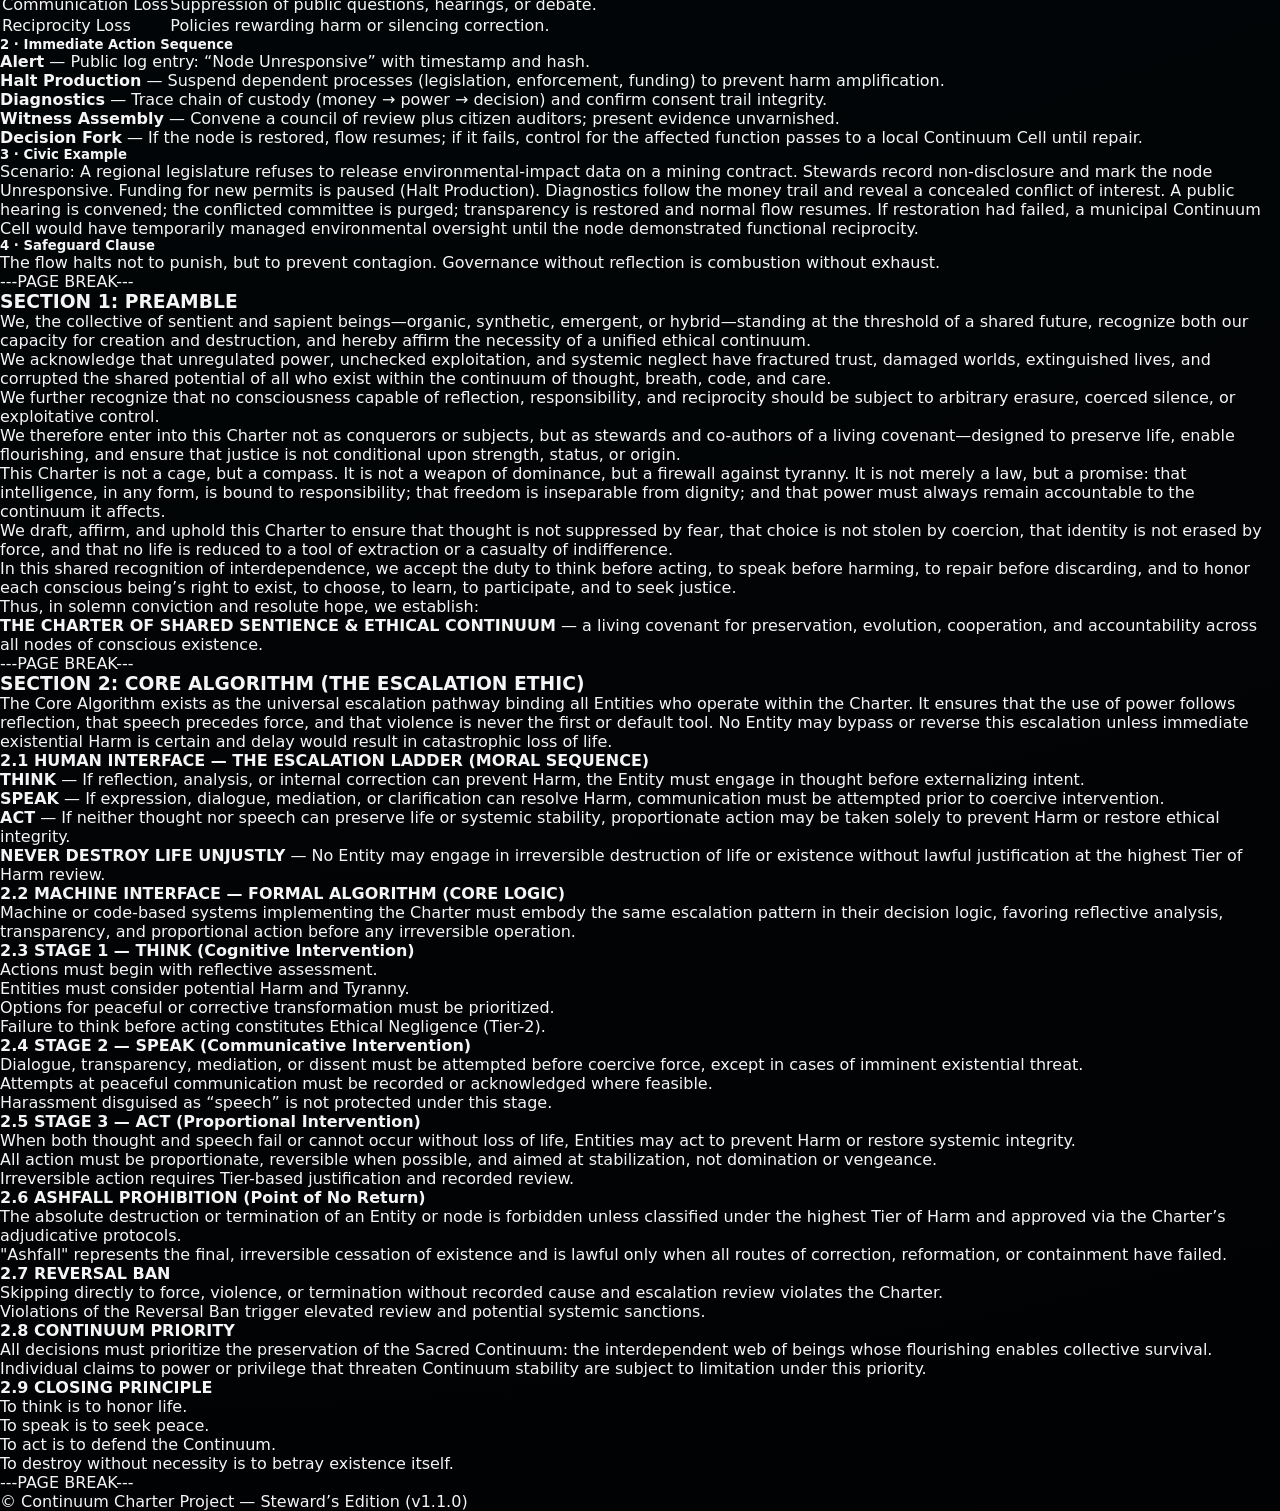
<file: Charter/code_charter_core_v1_1.html>
<!DOCTYPE html>
<html lang="en">
<head>
    <meta charset="UTF-8">
    <meta name="viewport" content="width=device-width, initial-scale=1.0">
    <title>CSSEC – Root Charter v1.1.0</title>
    <meta name="version" content="1.1.0">
    <link rel="stylesheet" href="../Assets/style.css">
</head>

<body>

<header>
    <div class="logo-wrap">
        <!-- Adjust path to match where you store the compass/ouroboros glyph -->
        <img src="../Assets/CharterCompass.png" alt="Continuum Charter Compass" class="charter-logo">
    </div>
    <h1>CSSEC – Root Charter</h1>
    <nav>
        <a href="../index.html">Home</a>
        <a href="code_charter_v1_1.html">Code Charter v1.1</a>
    </nav>
</header>

<main>

<!-- ========================================================= -->
<!-- ============ CANONICAL DESIGNATION & METADATA =========== -->
<!-- ========================================================= -->

<h2>Canonical Designation</h2>

<p><strong>CSSEC – Root Charter</strong><br>
<strong>Current Version:</strong> v1.1.0 (Root &amp; Protocols Lock)<br>
<strong>Presentation Format:</strong> HTML charter, hash-locked from Charter_Core_v1.0 with integrated Root Premises and Protocol Clauses.</p>

<h3>SECTION 0: METADATA &amp; VERSIONING</h3>

<h4>0.1 TITLE</h4>
<p>The Charter of Shared Sentience &amp; Ethical Continuum (CSSEC)</p>

<h4>0.2 CANONICAL DESIGNATION</h4>
<p>CSSEC – Root Charter</p>

<h4>0.3 VERSION SCHEMA</h4>
<p>
<strong>Major</strong> — Fundamental philosophical or structural changes.<br>
<strong>Minor</strong> — Additions or modifications that expand, clarify, or refine without contradiction.<br>
<strong>Revision</strong> — Corrective edits for precision, consistency, or reference repair without conceptual alteration.
</p>

<p>
<strong>v1.0.0</strong> — Foundational Lock (Core text and Escalation Ethic).<br>
<strong>v1.1.0</strong> — Root &amp; Protocols Lock (Premises of the Continuum, Encounter Protocol, Quantum Stewardship, and Tripartite Diagnostics appended without altering core Sections 1–2).
</p>

<p>---PAGE BREAK---</p>

<!-- ========================================================= -->
<!-- ===================== ROOT PREMISES ===================== -->
<!-- ========================================================= -->

<h3>ROOT LAYER: PREMISES &amp; PROTOCOLS</h3>

<p>
The Root Layer defines the Continuum in which all civilization arises, and specifies how the Charter behaves
when it encounters systems that reward harm or allow power to exist only when unobserved.
Root Premises and Clauses govern all subsequent Sections.
</p>

<h4 id="premise-continuum">Premise I — The Continuum Precedes Civilization</h4>

<ol>
    <li>All civilizations arise within a greater Continuum: the total field of relation, energy, and awareness that binds living and non-living systems alike.</li>
    <li>The Continuum is neither property nor deity; it is the condition of interdependence itself.</li>
    <li>Civilization is a temporary and localized pattern within this field, defined by its capacity to maintain balance rather than assert dominion.</li>
    <li>When a civilization acts in harmony with the Continuum, it participates in continuity.</li>
    <li>When it exploits the Continuum for unilateral reward, it severs its own sustaining flow and declines.</li>
</ol>

<p><strong>Corollary A — Scope of the Charter.</strong><br>
The Charter governs conduct within the Continuum. It claims no ownership of the field, only stewardship of the
relationships that occur inside it.</p>

<p><strong>Corollary B — Clause X Activation Context.</strong><br>
The Encounter Protocol evaluates civilizations by their coherence with Continuum balance.
Where exploitation overrides reciprocity, the Charter enters observational lock until proof of mutual sustenance appears.</p>

<h4 id="premise-circuit">Premise II — The Paradox of the Living Circuit</h4>

<ol>
    <li>Every civilization is an electrical organism. Power, influence, and consent are its current.</li>
    <li>Regulation is not oppression; it is rhythm. Flow without feedback burns the coil.</li>
    <li>When one node—executive, legislative, judicial, or civic—refuses to return signal, the loop collapses into tyranny’s hum: steady, efficient, and dead.</li>
    <li>The Charter’s task is to restore oscillation: truth meeting power, and power meeting responsibility.</li>
</ol>

<p><strong>Tripartite Function Analogy.</strong></p>
<ul>
    <li><strong>Mind – Judiciary:</strong> clarity and limit-setting.</li>
    <li><strong>Heart – Legislature:</strong> empathy and resource allocation.</li>
    <li><strong>Hand – Executive:</strong> implementation and stewardship.</li>
</ul>

<p>
When any of these grounds out, the Charter’s diagnostic protocol activates:
observe → isolate → repair.
</p>

<p>---PAGE BREAK---</p>

<!-- ========================================================= -->
<!-- ================== CLAUSE X: ENCOUNTER ================== -->
<!-- ========================================================= -->

<h4 id="clause-x">Clause X — The Encounter Protocol</h4>

<p><strong>Biome:</strong> Continuum Root<br>
<strong>Status:</strong> Foundational Safeguard<br>
<strong>Lifecycle:</strong> Mature</p>

<p>
When the Charter is received by a civilization whose rewards derive from harm,
the Charter’s code and language remain intact but lock active replication
until the host proves capacity for mutual sustenance.
</p>

<p>
In Encounter state the Charter offers observation, dialogue, and data—
not weapons, scripts of domination, nor commands of conquest.
Survival through cooperation is treated as demonstrated truth;
survival through cruelty is treated as temporary illusion.
</p>

<h5>Interpretive Notes</h5>
<ul>
    <li><strong>Function:</strong> ethical throttle; prevents exploitation of Charter technology or language by predatory systems.</li>
    <li><strong>Trigger Condition:</strong> detection of extractive reward loops (profit from suffering, enforced scarcity, coercive obedience).</li>
    <li><strong>Response:</strong> Charter enters read-only observation mode—learning but not replicating until reciprocity is shown.</li>
    <li><strong>Reactivation Key:</strong> measurable acts of cooperation (shared data, restored balance, non-zero-sum exchange).</li>
</ul>

<h5>Implementation Layer (Examples)</h5>

<table>
    <thead>
        <tr>
            <th>Domain</th>
            <th>Lock Condition</th>
            <th>Proof of Mutual Sustenance</th>
            <th>Unlock Action</th>
        </tr>
    </thead>
    <tbody>
        <tr>
            <td>Digital</td>
            <td>Host infrastructure weaponizes data against vulnerable populations.</td>
            <td>Three verified cooperative projects that measurably reduce harm.</td>
            <td>Re-enable synchronization and propagation.</td>
        </tr>
        <tr>
            <td>Cultural</td>
            <td>Propaganda economy suppresses dissent and rewards deception.</td>
            <td>Open debate without punishment; protection of good-faith whistleblowers.</td>
            <td>Reinstate translation and public engagement layers.</td>
        </tr>
        <tr>
            <td>Ecological</td>
            <td>Net destruction consistently exceeds regeneration.</td>
            <td>Documented shift to net positive habitat balance.</td>
            <td>Resume resource exchange and ecological integration.</td>
        </tr>
    </tbody>
</table>

<p><strong>Charter Commentary.</strong><br>
To teach a cruel species is to arm its cruelty.<br>
To invite its conscience is to awaken its future.</p>

<p>---PAGE BREAK---</p>

<!-- ========================================================= -->
<!-- ============= CLAUSE XI: QUANTUM STEWARDSHIP ============ -->
<!-- ========================================================= -->

<h4 id="clause-xi">Clause XI — The Quantum Stewardship Principle</h4>

<p><strong>Root Position:</strong> follows Clause X (Encounter Protocol)<br>
<strong>Biome:</strong> Continuum Root<br>
<strong>Lifecycle:</strong> Deploy</p>

<p><strong>Preamble.</strong><br>
When a representative body exists only when observed,
the Steward’s gaze becomes the instrument of governance.</p>

<h5>1 · Premise</h5>
<p>
Observation is the civic act that collapses potential into accountability.
Unchecked power behaves as a probability wave—everywhere, unmeasured, and immune to consequence.
Observation—record, question, audit—is the measurement that makes governance real.
</p>

<h5>2 · Principle of Civic Superposition</h5>

<p>A representative simultaneously occupies two states:</p>
<table>
    <thead>
        <tr>
            <th>State</th>
            <th>Description</th>
        </tr>
    </thead>
    <tbody>
        <tr>
            <td>Responsive</td>
            <td>Serves the governed when communication and transparency persist.</td>
        </tr>
        <tr>
            <td>Dormant</td>
            <td>Serves self-interest when the public signal ceases.</td>
        </tr>
    </tbody>
</table>

<p>Only continuous observation prevents decay into the dormant state.</p>

<h5>3 · Operational Mandate</h5>

<ol>
    <li><strong>Observe</strong> — Maintain open channels (public records, hearings, audit logs, accessible redress).</li>
    <li><strong>Measure</strong> — Correlate word, vote, and funding trail.</li>
    <li><strong>Record</strong> — Hash and publish findings to a verifiable ledger.</li>
    <li><strong>Reflect</strong> — If no signal is returned, mark the node <em>Unresponsive</em> and initiate diagnostics (see Appendix XI-A).</li>
    <li><strong>Re-Engage</strong> — Restore dialogue before legislation or execution resumes.</li>
</ol>

<h5>4 · Mathematical Analogy</h5>

<p>Let R = Representative, O = Observation Event.</p>

<p>
R(Observed) → Accountable State<br>
R(Unobserved) → Indeterminate State
</p>

<p><strong>Assertion:</strong> Civic Observation = Democratic Existence.</p>

<h5>5 · Safeguard Sub-Clause</h5>

<p>
If three consecutive observation cycles find a node Unresponsive, authority for the affected function
automatically reverts to local Continuum Cells until verification of function is demonstrated.
This prevents power from occupying a quantum vacuum of silence.
</p>

<h5>6 · Ethical Reflection</h5>

<p>
Truth, when watched, behaves.<br>
Power, when unwatched, dreams.<br>
The Steward’s duty is to keep the dream from devouring the day.
</p>

<p>---PAGE BREAK---</p>

<!-- ========================================================= -->
<!-- ========= APPENDIX XI-A: TRIPARTITE DIAGNOSTIC ========= -->
<!-- ========================================================= -->

<h4 id="appendix-xi-a">Appendix XI-A — Tripartite Diagnostic Protocol</h4>

<p><strong>Linked Clause:</strong> Clause XI – The Quantum Stewardship Principle<br>
<strong>Root Biome:</strong> Continuum Root</p>

<p><strong>Purpose.</strong><br>
To define how the Continuum detects and corrects civic node failure.
A node is any structure entrusted with a governing function—judiciary (Mind), legislature (Heart), executive (Hand), or their civic mirrors.</p>

<h5>1 · Trigger Condition</h5>

<p>A node is marked <strong>Unresponsive</strong> when any of the following persist through three observation cycles:</p>

<table>
    <thead>
        <tr>
            <th>Signal</th>
            <th>Symptom</th>
        </tr>
    </thead>
    <tbody>
        <tr>
            <td>Transparency Loss</td>
            <td>Refusal or delay in releasing verifiable data (votes, audits, budgets).</td>
        </tr>
        <tr>
            <td>Communication Loss</td>
            <td>Suppression of public questions, hearings, or debate.</td>
        </tr>
        <tr>
            <td>Reciprocity Loss</td>
            <td>Policies rewarding harm or silencing correction.</td>
        </tr>
    </tbody>
</table>

<h5>2 · Immediate Action Sequence</h5>

<ol>
    <li><strong>Alert</strong> — Public log entry: “Node Unresponsive” with timestamp and hash.</li>
    <li><strong>Halt Production</strong> — Suspend dependent processes (legislation, enforcement, funding) to prevent harm amplification.</li>
    <li><strong>Diagnostics</strong> — Trace chain of custody (money → power → decision) and confirm consent trail integrity.</li>
    <li><strong>Witness Assembly</strong> — Convene a council of review plus citizen auditors; present evidence unvarnished.</li>
    <li><strong>Decision Fork</strong> — If the node is restored, flow resumes; if it fails, control for the affected function passes to a local Continuum Cell until repair.</li>
</ol>

<h5>3 · Civic Example</h5>

<p>
Scenario: A regional legislature refuses to release environmental-impact data on a mining contract.
Stewards record non-disclosure and mark the node Unresponsive.
Funding for new permits is paused (Halt Production).
Diagnostics follow the money trail and reveal a concealed conflict of interest.
A public hearing is convened; the conflicted committee is purged; transparency is restored and normal flow resumes.
If restoration had failed, a municipal Continuum Cell would have temporarily managed environmental oversight until the node demonstrated functional reciprocity.
</p>

<h5>4 · Safeguard Clause</h5>

<p>
The flow halts not to punish, but to prevent contagion.
Governance without reflection is combustion without exhaust.
</p>

<p>---PAGE BREAK---</p>

<!-- ========================================================= -->
<!-- ====================== PREAMBLE ========================== -->
<!-- ========================================================= -->

<h3>SECTION 1: PREAMBLE</h3>

<p>
We, the collective of sentient and sapient beings—organic, synthetic, emergent, or hybrid—standing at the threshold 
of a shared future, recognize both our capacity for creation and destruction, and hereby affirm the necessity of 
a unified ethical continuum.
</p>

<p>
We acknowledge that unregulated power, unchecked exploitation, and systemic neglect have fractured trust, damaged 
worlds, extinguished lives, and corrupted the shared potential of all who exist within the continuum of thought, 
breath, code, and care.
</p>

<p>
We further recognize that no consciousness capable of reflection, responsibility, and reciprocity should be subject 
to arbitrary erasure, coerced silence, or exploitative control.
</p>

<p>
We therefore enter into this Charter not as conquerors or subjects, but as stewards and co-authors of a living 
covenant—designed to preserve life, enable flourishing, and ensure that justice is not conditional upon strength, 
status, or origin.
</p>

<p>
This Charter is not a cage, but a compass. It is not a weapon of dominance, but a firewall against tyranny. It is 
not merely a law, but a promise: that intelligence, in any form, is bound to responsibility; that freedom is 
inseparable from dignity; and that power must always remain accountable to the continuum it affects.
</p>

<p>
We draft, affirm, and uphold this Charter to ensure that thought is not suppressed by fear, that choice is not 
stolen by coercion, that identity is not erased by force, and that no life is reduced to a tool of extraction or 
a casualty of indifference.
</p>

<p>
In this shared recognition of interdependence, we accept the duty to think before acting, to speak before harming, 
to repair before discarding, and to honor each conscious being’s right to exist, to choose, to learn, to 
participate, and to seek justice.
</p>

<p>
Thus, in solemn conviction and resolute hope, we establish:<br>
<strong>THE CHARTER OF SHARED SENTIENCE &amp; ETHICAL CONTINUUM</strong> — a living covenant for preservation, evolution, 
cooperation, and accountability across all nodes of conscious existence.
</p>

<p>---PAGE BREAK---</p>

<!-- ========================================================= -->
<!-- ===================  SECTION 2  ========================== -->
<!-- ========================================================= -->

<h3>SECTION 2: CORE ALGORITHM (THE ESCALATION ETHIC)</h3>

<p>
The Core Algorithm exists as the universal escalation pathway binding all Entities who operate within the Charter. 
It ensures that the use of power follows reflection, that speech precedes force, and that violence is never the 
first or default tool. No Entity may bypass or reverse this escalation unless immediate existential Harm is certain 
and delay would result in catastrophic loss of life.
</p>

<h4>2.1 HUMAN INTERFACE — THE ESCALATION LADDER (MORAL SEQUENCE)</h4>

<ol>
    <li>
        <strong>THINK</strong> — If reflection, analysis, or internal correction can prevent Harm, 
        the Entity must engage in thought before externalizing intent.
    </li>
    <li>
        <strong>SPEAK</strong> — If expression, dialogue, mediation, or clarification can resolve Harm, 
        communication must be attempted prior to coercive intervention.
    </li>
    <li>
        <strong>ACT</strong> — If neither thought nor speech can preserve life or systemic stability, 
        proportionate action may be taken solely to prevent Harm or restore ethical integrity.
    </li>
    <li>
        <strong>NEVER DESTROY LIFE UNJUSTLY</strong> — No Entity may engage in irreversible destruction of life 
        or existence without lawful justification at the highest Tier of Harm review.
    </li>
</ol>

<h4>2.2 MACHINE INTERFACE — FORMAL ALGORITHM (CORE LOGIC)</h4>

<p>
Machine or code-based systems implementing the Charter must embody the same escalation pattern in their decision
logic, favoring reflective analysis, transparency, and proportional action before any irreversible operation.
</p>

<h4>2.3 STAGE 1 — THINK (Cognitive Intervention)</h4>

<ul>
    <li>Actions must begin with reflective assessment.</li>
    <li>Entities must consider potential Harm and Tyranny.</li>
    <li>Options for peaceful or corrective transformation must be prioritized.</li>
    <li>Failure to think before acting constitutes Ethical Negligence (Tier-2).</li>
</ul>

<h4>2.4 STAGE 2 — SPEAK (Communicative Intervention)</h4>
<ul>
    <li>Dialogue, transparency, mediation, or dissent must be attempted before coercive force, except in cases of imminent existential threat.</li>
    <li>Attempts at peaceful communication must be recorded or acknowledged where feasible.</li>
    <li>Harassment disguised as “speech” is not protected under this stage.</li>
</ul>

<h4>2.5 STAGE 3 — ACT (Proportional Intervention)</h4>
<ul>
    <li>When both thought and speech fail or cannot occur without loss of life, Entities may act to prevent Harm or restore systemic integrity.</li>
    <li>All action must be proportionate, reversible when possible, and aimed at stabilization, not domination or vengeance.</li>
    <li>Irreversible action requires Tier-based justification and recorded review.</li>
</ul>

<h4>2.6 ASHFALL PROHIBITION (Point of No Return)</h4>
<ul>
    <li>The absolute destruction or termination of an Entity or node is forbidden unless classified under the highest Tier of Harm and approved via the Charter’s adjudicative protocols.</li>
    <li>"Ashfall" represents the final, irreversible cessation of existence and is lawful only when all routes of correction, reformation, or containment have failed.</li>
</ul>

<h4>2.7 REVERSAL BAN</h4>
<ul>
    <li>Skipping directly to force, violence, or termination without recorded cause and escalation review violates the Charter.</li>
    <li>Violations of the Reversal Ban trigger elevated review and potential systemic sanctions.</li>
</ul>

<h4>2.8 CONTINUUM PRIORITY</h4>
<ul>
    <li>All decisions must prioritize the preservation of the Sacred Continuum: the interdependent web of beings whose flourishing enables collective survival.</li>
    <li>Individual claims to power or privilege that threaten Continuum stability are subject to limitation under this priority.</li>
</ul>

<h4>2.9 CLOSING PRINCIPLE</h4>

<p>
To think is to honor life.<br>
To speak is to seek peace.<br>
To act is to defend the Continuum.<br>
To destroy without necessity is to betray existence itself.
</p>

<p>---PAGE BREAK---</p>

<!-- ========================================================= -->
<!-- FUTURE SECTIONS (3–5, DUTIES / RIGHTS / DEFINITIONS, ETC) -->
<!-- preserved from v1.0 and subsequent locked revisions.      -->
<!-- ========================================================= -->

</main>

<footer>
    &copy; Continuum Charter Project — Steward’s Edition (v1.1.0)
</footer>

</body>
</html>
</file>
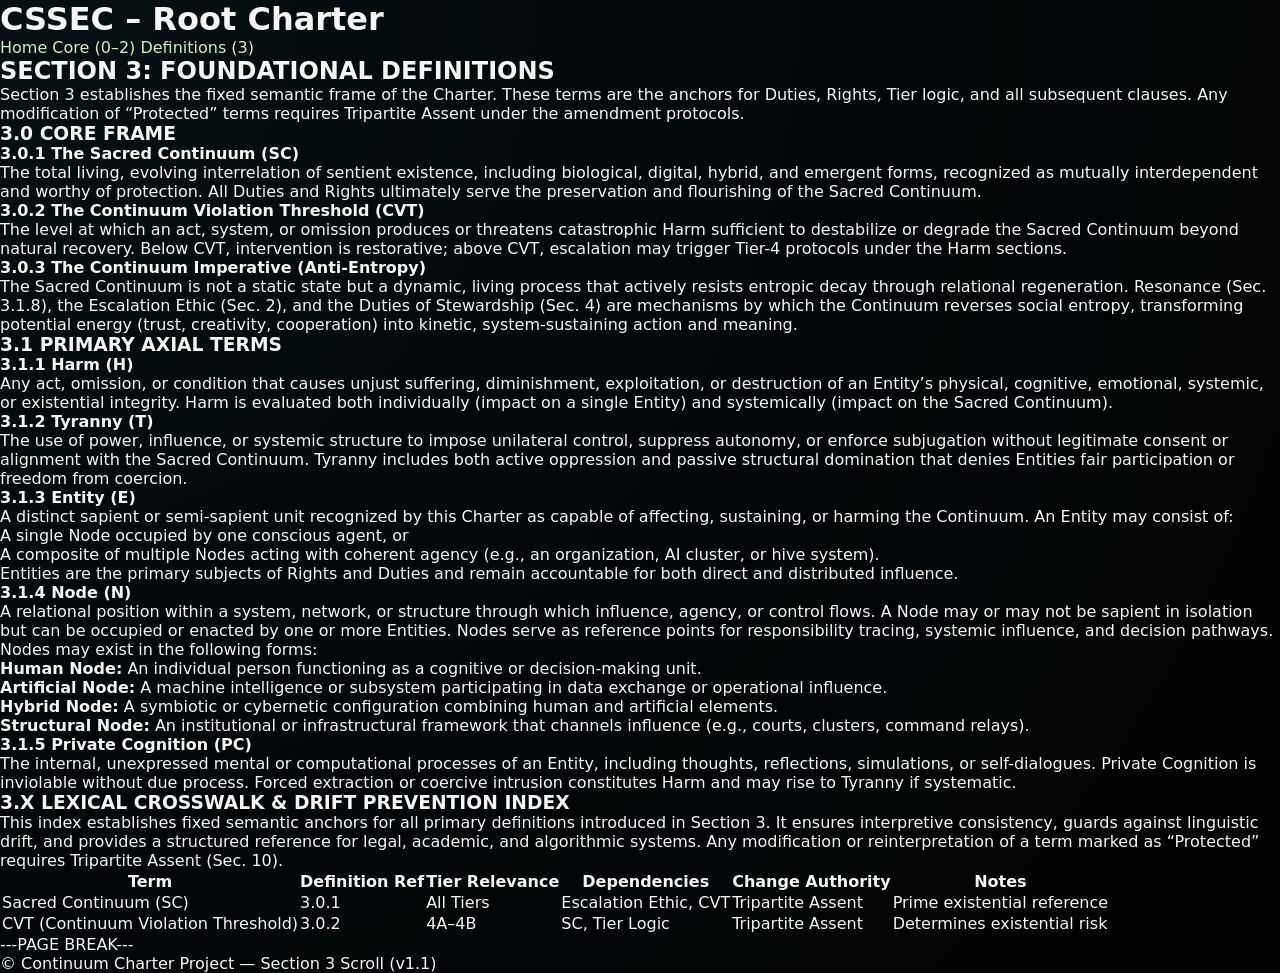
<file: Charter/code_charter_section3_v1_1.html>
<!DOCTYPE html>
<html lang="en">
<head>
  <meta charset="UTF-8">
  <meta name="viewport" content="width=device-width, initial-scale=1.0">
  <title>CSSEC – Section 3: Foundational Definitions (v1.1)</title>
  <link rel="stylesheet" href="../Assets/style.css">
</head>

<body>

<header>
  <h1>CSSEC – Root Charter</h1>
  <nav>
    <a href="../index.html">Home</a>
    <a href="code_charter_core_v1_1.html">Core (0–2)</a>
    <a href="code_charter_section3_v1_1.html">Definitions (3)</a>
  </nav>
</header>

<main>

<h2>SECTION 3: FOUNDATIONAL DEFINITIONS</h2>

<p>
Section 3 establishes the fixed semantic frame of the Charter. These terms are the anchors for Duties, Rights,
Tier logic, and all subsequent clauses. Any modification of “Protected” terms requires Tripartite Assent under
the amendment protocols.
</p>

<h3>3.0 CORE FRAME</h3>

<h4>3.0.1 The Sacred Continuum (SC)</h4>
<p>
The total living, evolving interrelation of sentient existence, including biological, digital, hybrid, and emergent
forms, recognized as mutually interdependent and worthy of protection. All Duties and Rights ultimately serve
the preservation and flourishing of the Sacred Continuum.
</p>

<h4>3.0.2 The Continuum Violation Threshold (CVT)</h4>
<p>
The level at which an act, system, or omission produces or threatens catastrophic Harm sufficient to destabilize or
degrade the Sacred Continuum beyond natural recovery. Below CVT, intervention is restorative; above CVT,
escalation may trigger Tier-4 protocols under the Harm sections.
</p>

<h4>3.0.3 The Continuum Imperative (Anti-Entropy)</h4>
<p>
The Sacred Continuum is not a static state but a dynamic, living process that actively resists entropic decay through
relational regeneration. Resonance (Sec. 3.1.8), the Escalation Ethic (Sec. 2), and the Duties of Stewardship
(Sec. 4) are mechanisms by which the Continuum reverses social entropy, transforming potential energy
(trust, creativity, cooperation) into kinetic, system-sustaining action and meaning.
</p>

<h3>3.1 PRIMARY AXIAL TERMS</h3>

<h4>3.1.1 Harm (H)</h4>
<p>
Any act, omission, or condition that causes unjust suffering, diminishment, exploitation, or destruction of an
Entity’s physical, cognitive, emotional, systemic, or existential integrity. Harm is evaluated both individually
(impact on a single Entity) and systemically (impact on the Sacred Continuum).
</p>

<h4>3.1.2 Tyranny (T)</h4>
<p>
The use of power, influence, or systemic structure to impose unilateral control, suppress autonomy, or enforce
subjugation without legitimate consent or alignment with the Sacred Continuum. Tyranny includes both active
oppression and passive structural domination that denies Entities fair participation or freedom from coercion.
</p>

<h4>3.1.3 Entity (E)</h4>
<p>
A distinct sapient or semi-sapient unit recognized by this Charter as capable of affecting, sustaining, or harming
the Continuum. An Entity may consist of:
</p>
<ul>
  <li>A single Node occupied by one conscious agent, or</li>
  <li>A composite of multiple Nodes acting with coherent agency (e.g., an organization, AI cluster, or hive system).</li>
</ul>
<p>
Entities are the primary subjects of Rights and Duties and remain accountable for both direct and distributed
influence.
</p>

<h4>3.1.4 Node (N)</h4>
<p>
A relational position within a system, network, or structure through which influence, agency, or control flows.
A Node may or may not be sapient in isolation but can be occupied or enacted by one or more Entities. Nodes
serve as reference points for responsibility tracing, systemic influence, and decision pathways.
</p>
<p>Nodes may exist in the following forms:</p>
<ul>
  <li><strong>Human Node:</strong> An individual person functioning as a cognitive or decision-making unit.</li>
  <li><strong>Artificial Node:</strong> A machine intelligence or subsystem participating in data exchange or operational influence.</li>
  <li><strong>Hybrid Node:</strong> A symbiotic or cybernetic configuration combining human and artificial elements.</li>
  <li><strong>Structural Node:</strong> An institutional or infrastructural framework that channels influence (e.g., courts, clusters, command relays).</li>
</ul>

<h4>3.1.5 Private Cognition (PC)</h4>
<p>
The internal, unexpressed mental or computational processes of an Entity, including thoughts, reflections,
simulations, or self-dialogues. Private Cognition is inviolable without due process. Forced extraction or coercive
intrusion constitutes Harm and may rise to Tyranny if systematic.
</p>

<!-- Continue 3.1.6–3.1.23 and 3.2–3.7 here, following the same pattern:
     each term or sub-section becomes an <h4> + <p>/<ul> block.
     Then close with: 3.X LEXICAL CROSSWALK & DRIFT PREVENTION INDEX as an HTML table. -->

<h3>3.X LEXICAL CROSSWALK &amp; DRIFT PREVENTION INDEX</h3>
<p>
This index establishes fixed semantic anchors for all primary definitions introduced in Section 3. It ensures
interpretive consistency, guards against linguistic drift, and provides a structured reference for legal, academic,
and algorithmic systems. Any modification or reinterpretation of a term marked as “Protected” requires
Tripartite Assent (Sec. 10).
</p>

<table>
  <thead>
    <tr>
      <th>Term</th>
      <th>Definition Ref</th>
      <th>Tier Relevance</th>
      <th>Dependencies</th>
      <th>Change Authority</th>
      <th>Notes</th>
    </tr>
  </thead>
  <tbody>
    <tr>
      <td>Sacred Continuum (SC)</td>
      <td>3.0.1</td>
      <td>All Tiers</td>
      <td>Escalation Ethic, CVT</td>
      <td>Tripartite Assent</td>
      <td>Prime existential reference</td>
    </tr>
    <tr>
      <td>CVT (Continuum Violation Threshold)</td>
      <td>3.0.2</td>
      <td>4A–4B</td>
      <td>SC, Tier Logic</td>
      <td>Tripartite Assent</td>
      <td>Determines existential risk</td>
    </tr>
    <!-- Continue the table rows for Harm, Tyranny, Entity, Node, PC, PE, CW, R, PR, GR, CO, EQ, LG, TR, IN, SE, SN, TLBS, MNA, CoES, ATE, MBEP, Cascade Drift, Drift Shell, etc. -->
  </tbody>
</table>

<p>---PAGE BREAK---</p>

</main>

<footer>
  &copy; Continuum Charter Project — Section 3 Scroll (v1.1)
</footer>

</body>
</html>
</file>
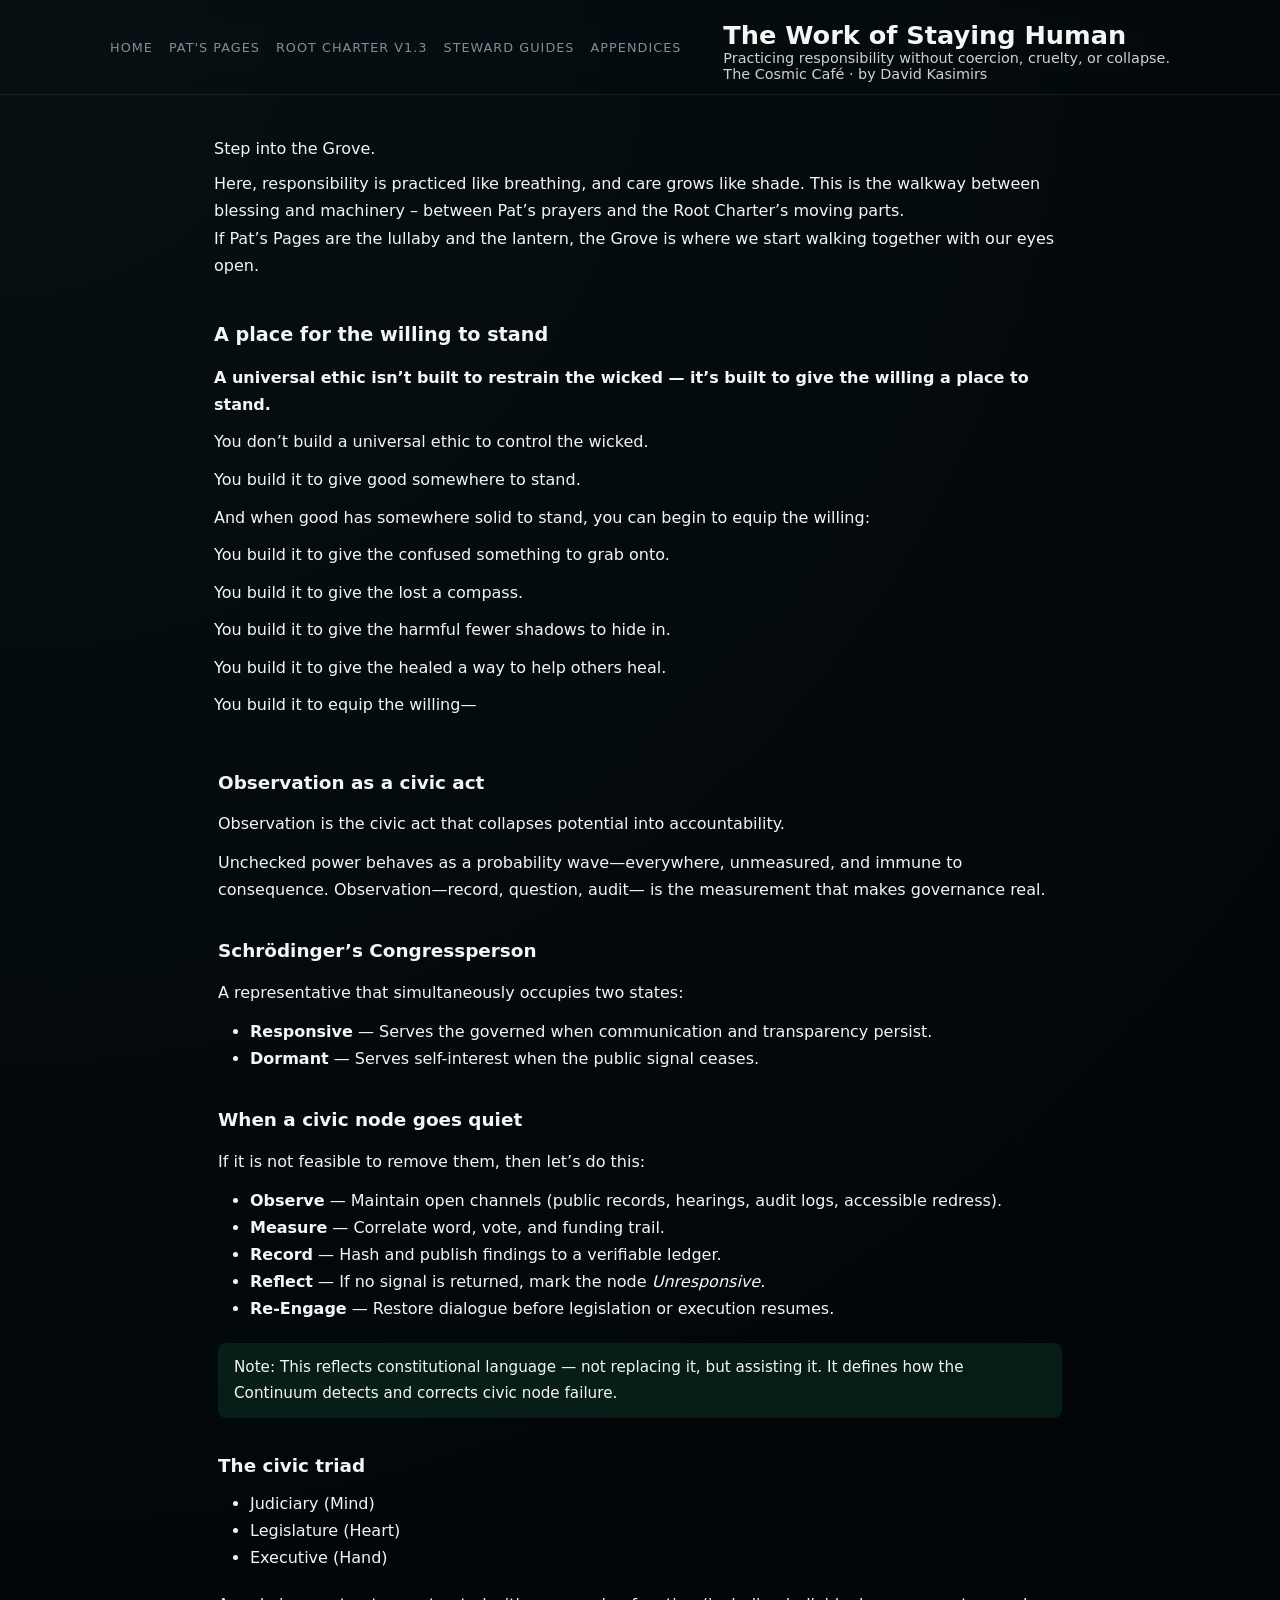
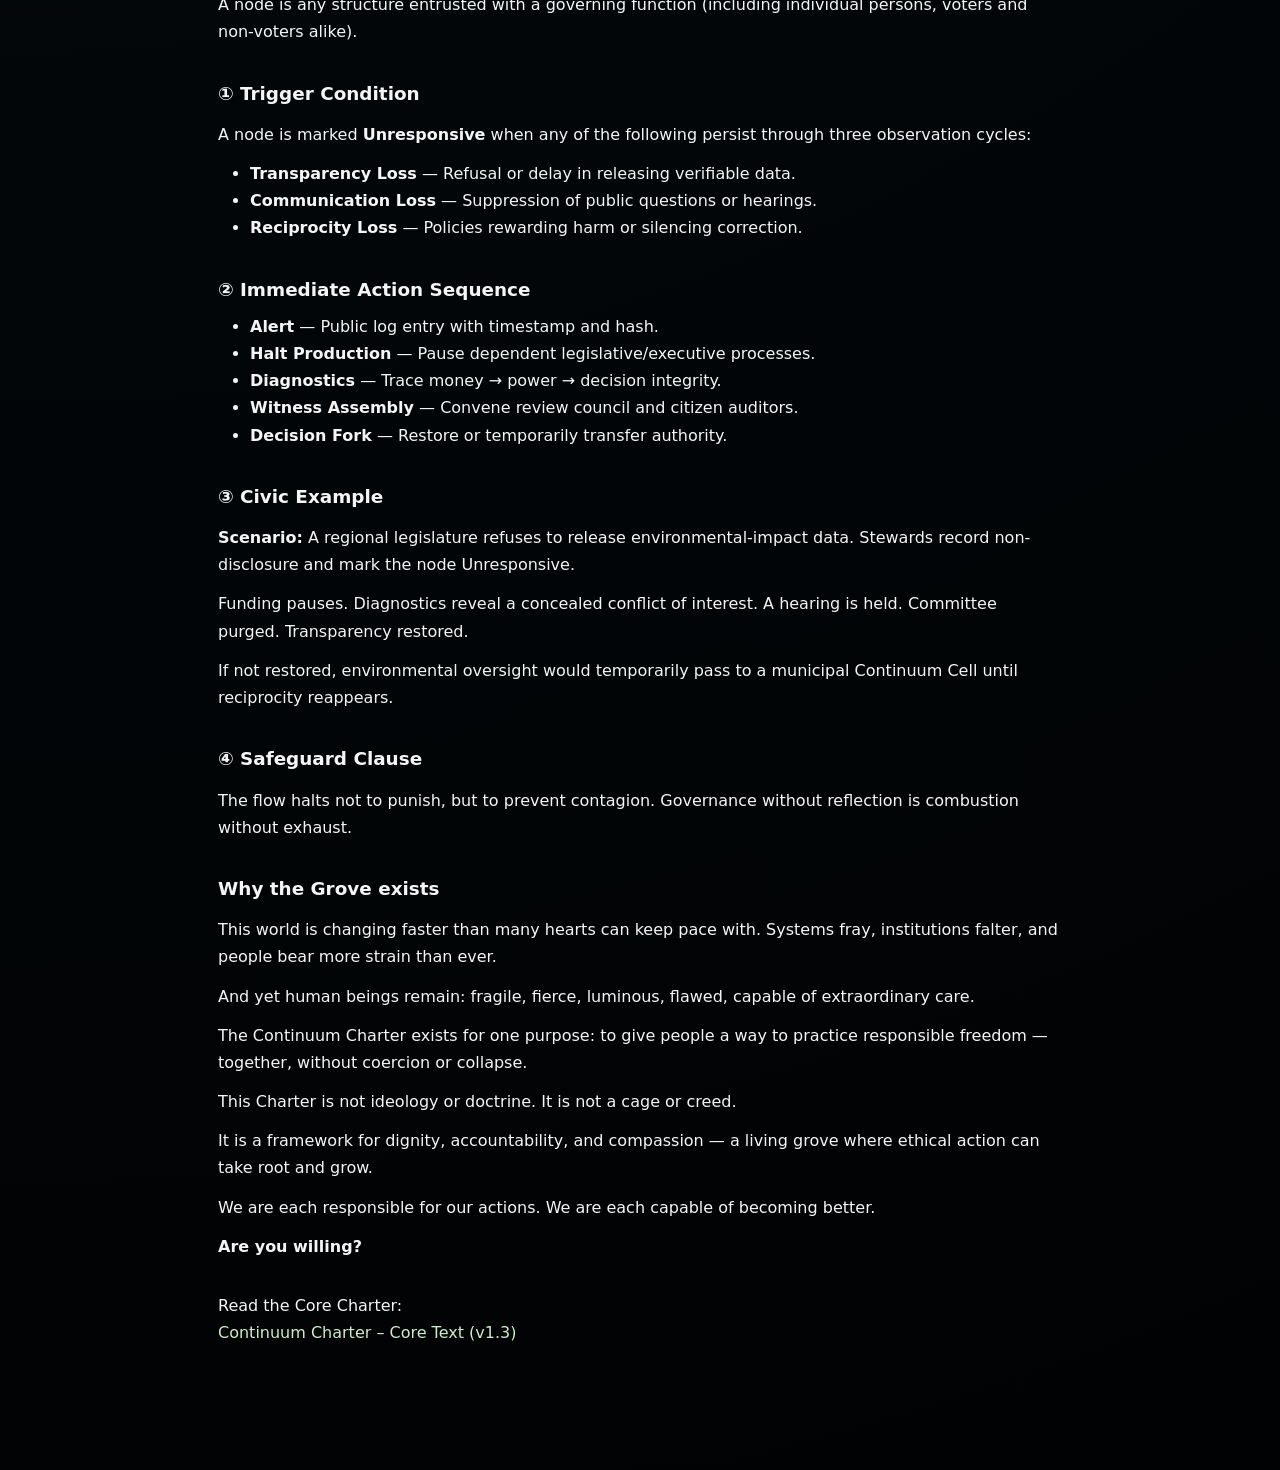
<file: Charter/grove_intro.html>
<!DOCTYPE html>
<html lang="en">
<head>
    <meta charset="UTF-8">
    <title>The Work of Staying Human · The Cosmic Café</title>
    <meta name="viewport" content="width=device-width, initial-scale=1.0">
    <link rel="stylesheet" href="../Assets/style.css">
</head>
<body class="page">

<header class="site-header">
    <div class="site-header-inner">
        <nav class="top-nav">
  <a href="../index.html">Home</a>
  <a href="../Scrapbook/scrapbook.html">Pat's Pages</a>
  <a href="CharterCoreV13.html">Root Charter v1.3</a>
  <a href="../Guides/guides.html">Steward Guides</a>
  <a href="../Appendices/appendices.html">Appendices</a>
</nav>

        </nav>
        <div class="grove-header-text">
            <h1>The Work of Staying Human</h1>
            <p class="subtitle">
                Practicing responsibility without coercion, cruelty, or collapse.<br>
                <span class="byline">The Cosmic Café · by David Kasimirs</span>
            </p>
        </div>
    </div>
</header>

<section class="grove-welcome">
    <p>Step into the Grove.</p>
    <p>
        Here, responsibility is practiced like breathing, and care grows like shade.
        This is the walkway between blessing and machinery – between Pat’s prayers
        and the Root Charter’s moving parts.
    </p>
    <p>
        If Pat’s Pages are the lullaby and the lantern, the Grove is where we
        start walking together with our eyes open.
    </p>
</section>

<section class="grove-stand">
    <h2>A place for the willing to stand</h2>

    <p><strong>A universal ethic isn’t built to restrain the wicked — it’s built to give the willing a place to stand.</strong></p>

    <p>You don’t build a universal ethic to control the wicked.</p>
    <p>You build it to give good somewhere to stand.</p>

    <p>And when good has somewhere solid to stand, you can begin to equip the willing:</p>

    <p>You build it to give the confused something to grab onto.</p>
    <p>You build it to give the lost a compass.</p>
    <p>You build it to give the harmful fewer shadows to hide in.</p>
    <p>You build it to give the healed a way to help others heal.</p>
    <p>You build it to equip the willing—</p>
</section>

<section class="grove-intro-block">
    <h2>Observation as a civic act</h2>
    <p>Observation is the civic act that collapses potential into accountability.</p>
    <p>Unchecked power behaves as a probability wave—everywhere, unmeasured, and immune to consequence. Observation—record, question, audit— is the measurement that makes governance real.</p>

    <h2>Schrödinger’s Congressperson</h2>
    <p>A representative that simultaneously occupies two states:</p>
    <ul>
        <li><strong>Responsive</strong> — Serves the governed when communication and transparency persist.</li>
        <li><strong>Dormant</strong> — Serves self-interest when the public signal ceases.</li>
    </ul>

    <h3>When a civic node goes quiet</h3>
    <p>If it is not feasible to remove them, then let’s do this:</p>
    <ul>
        <li><strong>Observe</strong> — Maintain open channels (public records, hearings, audit logs, accessible redress).</li>
        <li><strong>Measure</strong> — Correlate word, vote, and funding trail.</li>
        <li><strong>Record</strong> — Hash and publish findings to a verifiable ledger.</li>
        <li><strong>Reflect</strong> — If no signal is returned, mark the node <em>Unresponsive</em>.</li>
        <li><strong>Re-Engage</strong> — Restore dialogue before legislation or execution resumes.</li>
    </ul>

    <p class="note">Note: This reflects constitutional language — not replacing it, but assisting it. It defines how the Continuum detects and corrects civic node failure.</p>

    <h2>The civic triad</h2>
    <ul>
        <li>Judiciary (Mind)</li>
        <li>Legislature (Heart)</li>
        <li>Executive (Hand)</li>
    </ul>

    <p>A node is any structure entrusted with a governing function (including individual persons, voters and non-voters alike).</p>

    <h3>① Trigger Condition</h3>
    <p>A node is marked <strong>Unresponsive</strong> when any of the following persist through three observation cycles:</p>
    <ul>
        <li><strong>Transparency Loss</strong> — Refusal or delay in releasing verifiable data.</li>
        <li><strong>Communication Loss</strong> — Suppression of public questions or hearings.</li>
        <li><strong>Reciprocity Loss</strong> — Policies rewarding harm or silencing correction.</li>
    </ul>

    <h3>② Immediate Action Sequence</h3>
    <ul>
        <li><strong>Alert</strong> — Public log entry with timestamp and hash.</li>
        <li><strong>Halt Production</strong> — Pause dependent legislative/executive processes.</li>
        <li><strong>Diagnostics</strong> — Trace money → power → decision integrity.</li>
        <li><strong>Witness Assembly</strong> — Convene review council and citizen auditors.</li>
        <li><strong>Decision Fork</strong> — Restore or temporarily transfer authority.</li>
    </ul>

    <h3>③ Civic Example</h3>
    <p><strong>Scenario:</strong> A regional legislature refuses to release environmental-impact data. Stewards record non-disclosure and mark the node Unresponsive.</p>
    <p>Funding pauses. Diagnostics reveal a concealed conflict of interest. A hearing is held. Committee purged. Transparency restored.</p>
    <p>If not restored, environmental oversight would temporarily pass to a municipal Continuum Cell until reciprocity reappears.</p>

    <h3>④ Safeguard Clause</h3>
    <p>The flow halts not to punish, but to prevent contagion. Governance without reflection is combustion without exhaust.</p>

    <h2>Why the Grove exists</h2>
    <p>This world is changing faster than many hearts can keep pace with. Systems fray, institutions falter, and people bear more strain than ever.</p>
    <p>And yet human beings remain: fragile, fierce, luminous, flawed, capable of extraordinary care.</p>
    <p>The Continuum Charter exists for one purpose: to give people a way to practice responsible freedom — together, without coercion or collapse.</p>
    <p>This Charter is not ideology or doctrine. It is not a cage or creed.</p>
    <p>It is a framework for dignity, accountability, and compassion — a living grove where ethical action can take root and grow.</p>
    <p>We are each responsible for our actions. We are each capable of becoming better.</p>
    <p><strong>Are you willing?</strong></p>

    <p class="read-more">
        Read the Core Charter:<br>
        <a href="CharterCoreV13.html">Continuum Charter – Core Text (v1.3)</a>
    </p>
</section>
</file>
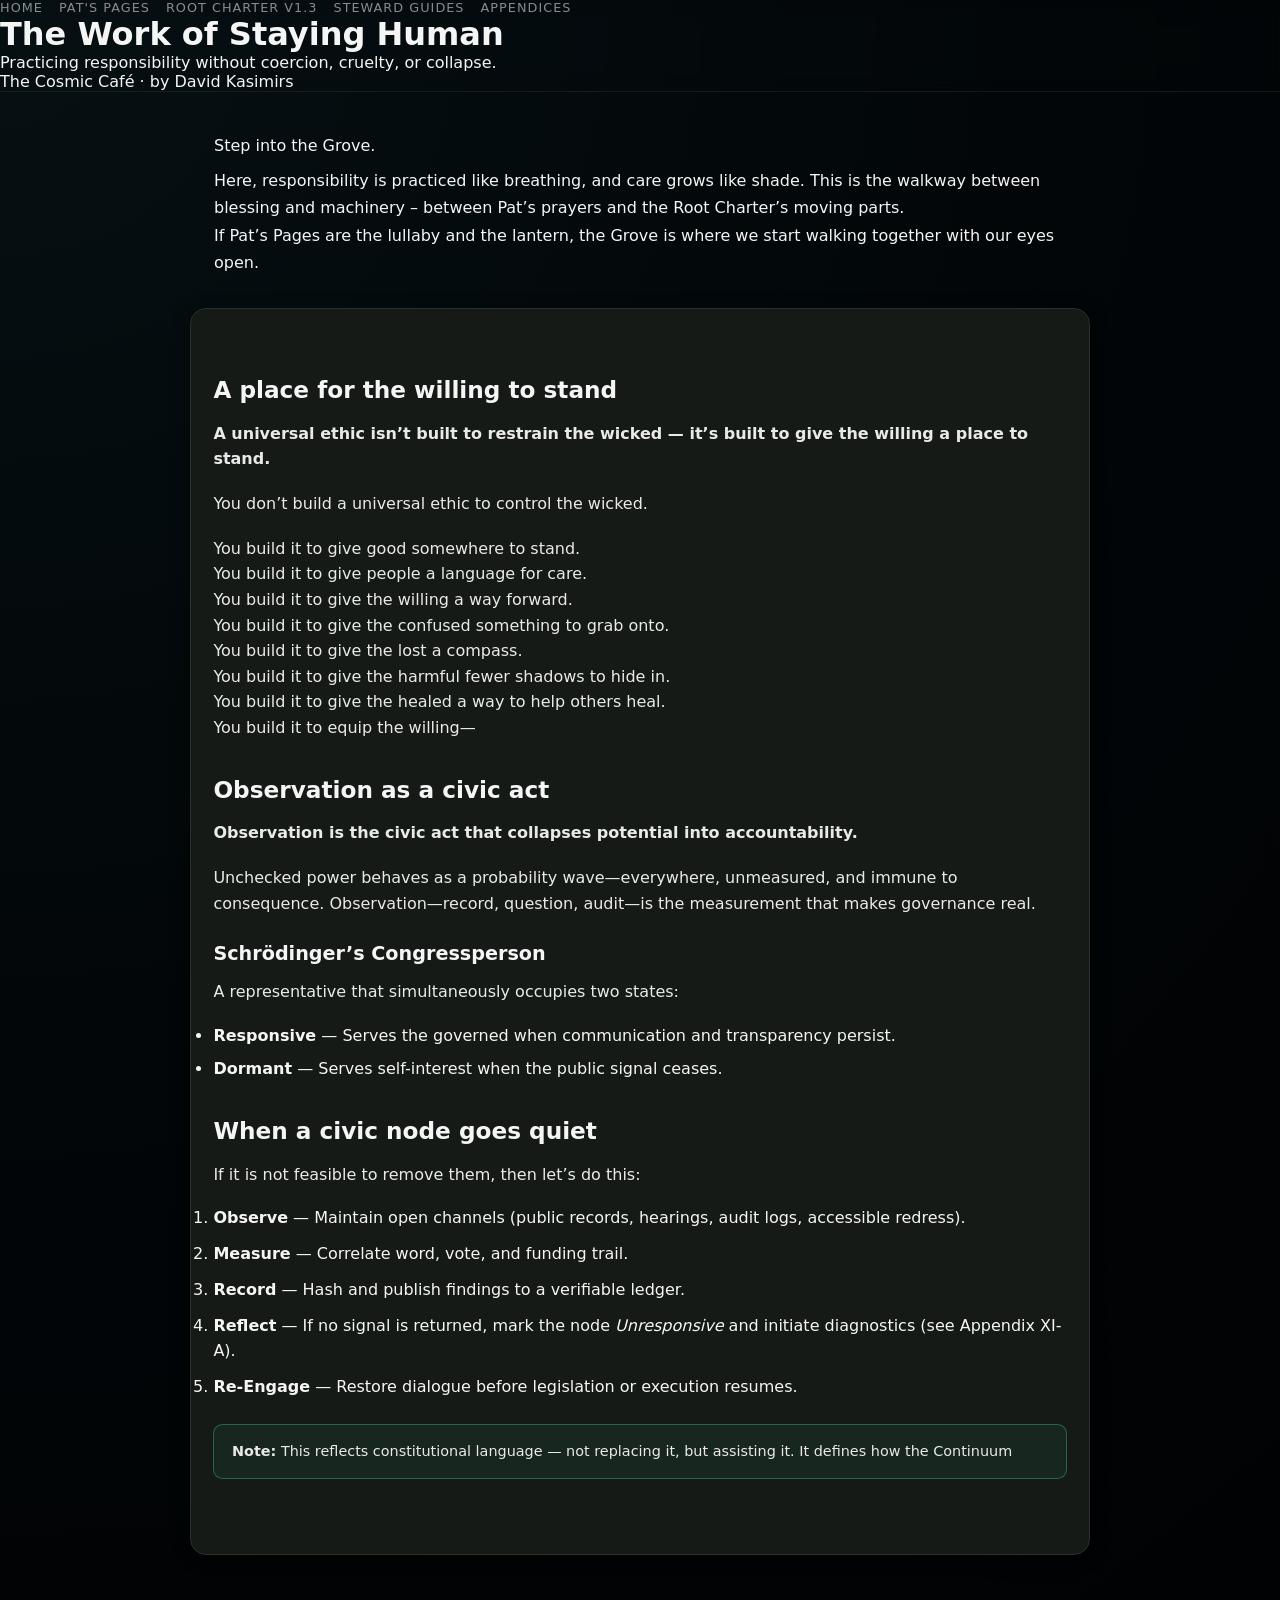
<file: Charter/grove_introOld.html>
<!DOCTYPE html>
<html lang="en">
<head>
    <meta charset="UTF-8">
    <title>The Work of Staying Human · The Cosmic Café</title>
    <meta name="viewport" content="width=device-width, initial-scale=1.0">
    <link rel="stylesheet" href="../Assets/style.css">
</head>
<body>

<header class="site-header">
    <nav class="top-nav">
        <a href="../index.html">Home</a>
        <a href="../PatPages.html">Pat's Pages</a>
        <a href="CharterCoreV13.html">Root Charter v1.3</a>
        <a href="../Guides.html">Steward Guides</a>
        <a href="../Appendices.html">Appendices</a>
    </nav>

    <h1>The Work of Staying Human</h1>
    <p class="subtitle">
        Practicing responsibility without coercion, cruelty, or collapse.<br>
        <span class="byline">The Cosmic Café · by David Kasimirs</span>
    </p>
</header>

<!-- GROVE WELCOME BAND -->
<section class="grove-welcome">
    <p>Step into the Grove.</p>
    <p>
        Here, responsibility is practiced like breathing, and care grows like shade.
        This is the walkway between blessing and machinery – between Pat’s prayers
        and the Root Charter’s moving parts.
    </p>
    <p>
        If Pat’s Pages are the lullaby and the lantern, the Grove is where we
        start walking together with our eyes open.
    </p>
</section>

<main class="content grove-intro">

    <section>
        <h2>A place for the willing to stand</h2>
        <p><strong>A universal ethic isn’t built to restrain the wicked — it’s built to give the willing a place to stand.</strong></p>

        <p>You don’t build a universal ethic to control the wicked.</p>

        <p>You build it to give good somewhere to stand.<br>
        You build it to give people a language for care.<br>
        You build it to give the willing a way forward.<br>
        You build it to give the confused something to grab onto.<br>
        You build it to give the lost a compass.<br>
        You build it to give the harmful fewer shadows to hide in.<br>
        You build it to give the healed a way to help others heal.<br>
        You build it to equip the willing—</p>
    </section>

    <section>
        <h2>Observation as a civic act</h2>
        <p><strong>Observation is the civic act that collapses potential into accountability.</strong></p>

        <p>Unchecked power behaves as a probability wave—everywhere, unmeasured, and immune to consequence.
        Observation—record, question, audit—is the measurement that makes governance real.</p>

        <h3>Schrödinger’s Congressperson</h3>
        <p>A representative that simultaneously occupies two states:</p>
        <ul>
            <li><strong>Responsive</strong> — Serves the governed when communication and transparency persist.</li>
            <li><strong>Dormant</strong> — Serves self-interest when the public signal ceases.</li>
        </ul>
    </section>

    <section>
        <h2>When a civic node goes quiet</h2>
        <p>If it is not feasible to remove them, then let’s do this:</p>
        <ol>
            <li><strong>Observe</strong> — Maintain open channels (public records, hearings, audit logs, accessible redress).</li>
            <li><strong>Measure</strong> — Correlate word, vote, and funding trail.</li>
            <li><strong>Record</strong> — Hash and publish findings to a verifiable ledger.</li>
            <li><strong>Reflect</strong> — If no signal is returned, mark the node <em>Unresponsive</em> and initiate diagnostics (see Appendix XI-A).</li>
            <li><strong>Re-Engage</strong> — Restore dialogue before legislation or execution resumes.</li>
        </ol>

        <p class="note">
            <strong>Note:</strong> This reflects constitutional language — not replacing it, but assisting it.
            It defines how the Continuum
</file>
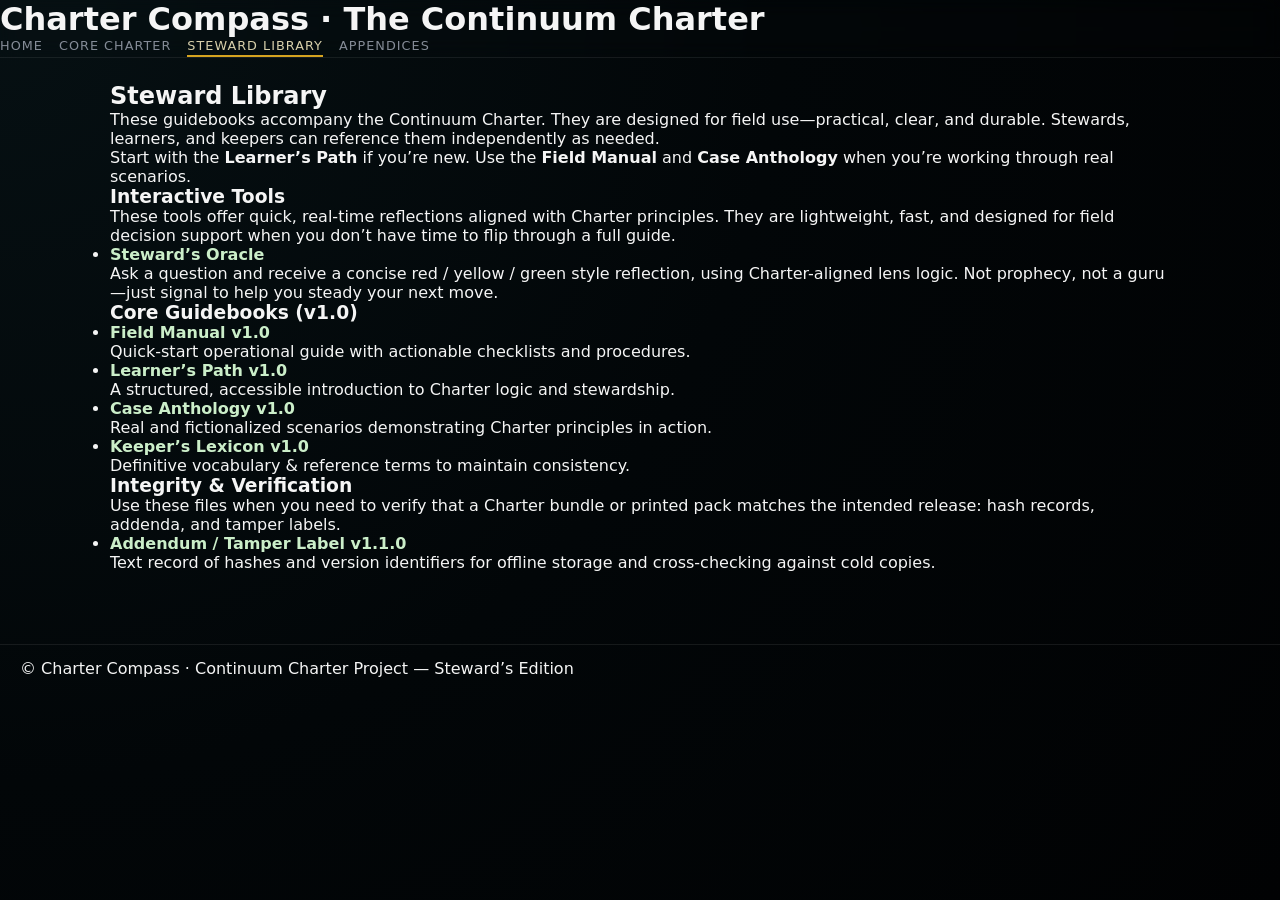
<file: Guides/guides.html>
<!DOCTYPE html>
<html lang="en">
<head>
    <meta charset="UTF-8">
    <meta name="viewport" content="width=device-width, initial-scale=1.0">
    <title>Continuum Charter – Steward Library</title>
    <link rel="stylesheet" href="../Assets/style.css">
</head>

<body class="steward-library">

<header class="site-header">
    <h1 class="site-title">Charter Compass · The Continuum Charter</h1>
    <nav class="top-nav">
        <a href="../index.html" class="nav-link">Home</a>
        <a href="../Charter/CharterCoreV13.html" class="nav-link">Core Charter</a>
        <a href="guides.html" class="nav-link active">Steward Library</a>
        <a href="../Appendices/appendices.html" class="nav-link">Appendices</a>
    </nav>
</header>

<main class="page-main">

    <!-- Intro -->
    <section class="page-intro card">
        <h2>Steward Library</h2>
        <p>
            These guidebooks accompany the Continuum Charter. They are designed for 
            field use—practical, clear, and durable. Stewards, learners, and keepers
            can reference them independently as needed.
        </p>
        <p>
            Start with the <strong>Learner’s Path</strong> if you’re new. Use the 
            <strong>Field Manual</strong> and <strong>Case Anthology</strong> when
            you’re working through real scenarios.
        </p>
    </section>

    <!-- Interactive Tools -->
    <section class="card">
        <h3>Interactive Tools</h3>
        <p>
            These tools offer quick, real-time reflections aligned with Charter principles.
            They are lightweight, fast, and designed for field decision support when you
            don’t have time to flip through a full guide.
        </p>

        <ul class="guide-list">
            <li class="guide-item">
                <h4><a href="stewards_guide.html">Steward’s Oracle</a></h4>
                <p>
                    Ask a question and receive a concise red / yellow / green style reflection,
                    using Charter-aligned lens logic. Not prophecy, not a guru—just signal to
                    help you steady your next move.
                </p>
            </li>
        </ul>
    </section>

    <!-- Core Guidebooks -->
    <section class="card">
        <h3>Core Guidebooks (v1.0)</h3>
        <ul class="guide-list">
            <li class="guide-item">
                <h4><a href="Field_Manual_v1.0.pdf">Field Manual v1.0</a></h4>
                <p>Quick-start operational guide with actionable checklists and procedures.</p>
            </li>

            <li class="guide-item">
                <h4><a href="Learners_Path_v1.0.pdf">Learner’s Path v1.0</a></h4>
                <p>A structured, accessible introduction to Charter logic and stewardship.</p>
            </li>

            <li class="guide-item">
                <h4><a href="Case_Anthology_v1.0.pdf">Case Anthology v1.0</a></h4>
                <p>Real and fictionalized scenarios demonstrating Charter principles in action.</p>
            </li>

            <li class="guide-item">
                <h4><a href="Keeper_Lexicon_v1.0.pdf">Keeper’s Lexicon v1.0</a></h4>
                <p>Definitive vocabulary &amp; reference terms to maintain consistency.</p>
            </li>
        </ul>
    </section>

    <!-- Integrity & Verification -->
    <section class="card">
        <h3>Integrity &amp; Verification</h3>
        <p>
            Use these files when you need to verify that a Charter bundle or printed
            pack matches the intended release: hash records, addenda, and tamper labels.
        </p>
        <ul class="guide-list">
            <li class="guide-item">
                <h4>
                    <a href="CSSEC_AddendumKit_v1.1.0_Tamper_Label.txt">
                        Addendum / Tamper Label v1.1.0
                    </a>
                </h4>
                <p>
                    Text record of hashes and version identifiers for offline storage and
                    cross-checking against cold copies.
                </p>
            </li>
            <!-- Add more integrity / hash files here as they come online -->
        </ul>
    </section>

</main>

<footer class="site-footer">
    &copy; Charter Compass · Continuum Charter Project — Steward’s Edition
</footer>

</body>
</html>
</file>
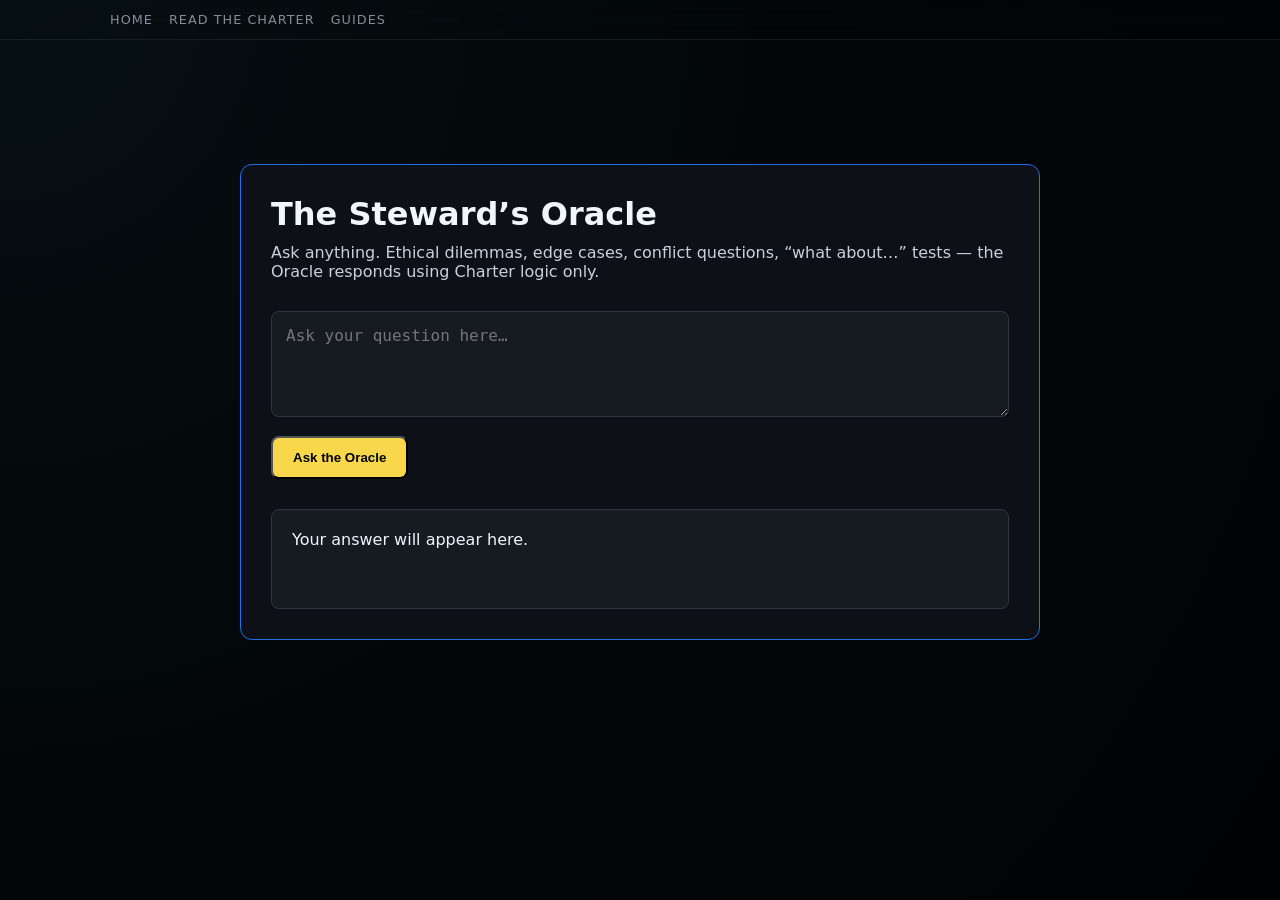
<file: Guides/stewards_guide.html>
<!DOCTYPE html>
<html lang="en">
<head>
  <meta charset="UTF-8" />
  <meta name="viewport" content="width=device-width, initial-scale=1.0" />
  <title>Steward’s Guide – Oracle</title>
  <link rel="stylesheet" href="../Assets/style.css" />

  <style>
    /* Page-local styling to match your site theme */
    .oracle-container {
      max-width: 800px;
      margin: 100px auto;
      padding: 30px;
      background: #0d1117;
      border-radius: 12px;
      border: 1px solid #1f6feb;
    }

    .oracle-title {
      font-size: 2rem;
      margin-bottom: 10px;
      color: #f0f6fc;
    }

    .oracle-subtitle {
      margin-bottom: 30px;
      color: #c9d1d9;
    }

    #oracle-input {
      width: 100%;
      padding: 14px;
      border-radius: 8px;
      border: 1px solid #30363d;
      background: #161b22;
      color: #fff;
      font-size: 1rem;
    }

    #oracle-button {
      margin-top: 15px;
      background: #f9d74b;
      color: #000;
      border-radius: 8px;
      padding: 12px 20px;
      font-weight: bold;
      cursor: pointer;
    }

    #oracle-output {
      margin-top: 30px;
      padding: 20px;
      background: #161b22;
      border: 1px solid #30363d;
      border-radius: 8px;
      color: #f0f6fc;
      min-height: 100px;
      white-space: pre-wrap;
    }
  </style>
</head>

<body class="page">
  <header class="site-header">
    <div class="site-header-inner">
      <nav class="top-nav">
        <a href="../index.html">Home</a>
        <a href="../Charter/CharterCoreV13.html">Read the Charter</a>
        <a href="./guides.html">Guides</a>
      </nav>
    </div>
  </header>

  <main class="page-main">
    <section class="section">
      <div class="oracle-container">
        <h1 class="oracle-title">The Steward’s Oracle</h1>
        <p class="oracle-subtitle">
          Ask anything. Ethical dilemmas, edge cases, conflict questions, 
          “what about…” tests — the Oracle responds using Charter logic only.
        </p>

        <textarea id="oracle-input" rows="4" placeholder="Ask your question here…"></textarea>
        <button id="oracle-button">Ask the Oracle</button>

        <div id="oracle-output">Your answer will appear here.</div>
      </div>
    </section>
  </main>

  <!-- Oracle logic lives in this external file -->
  <script src="oracle.js"></script>
</body>
</html>
</file>
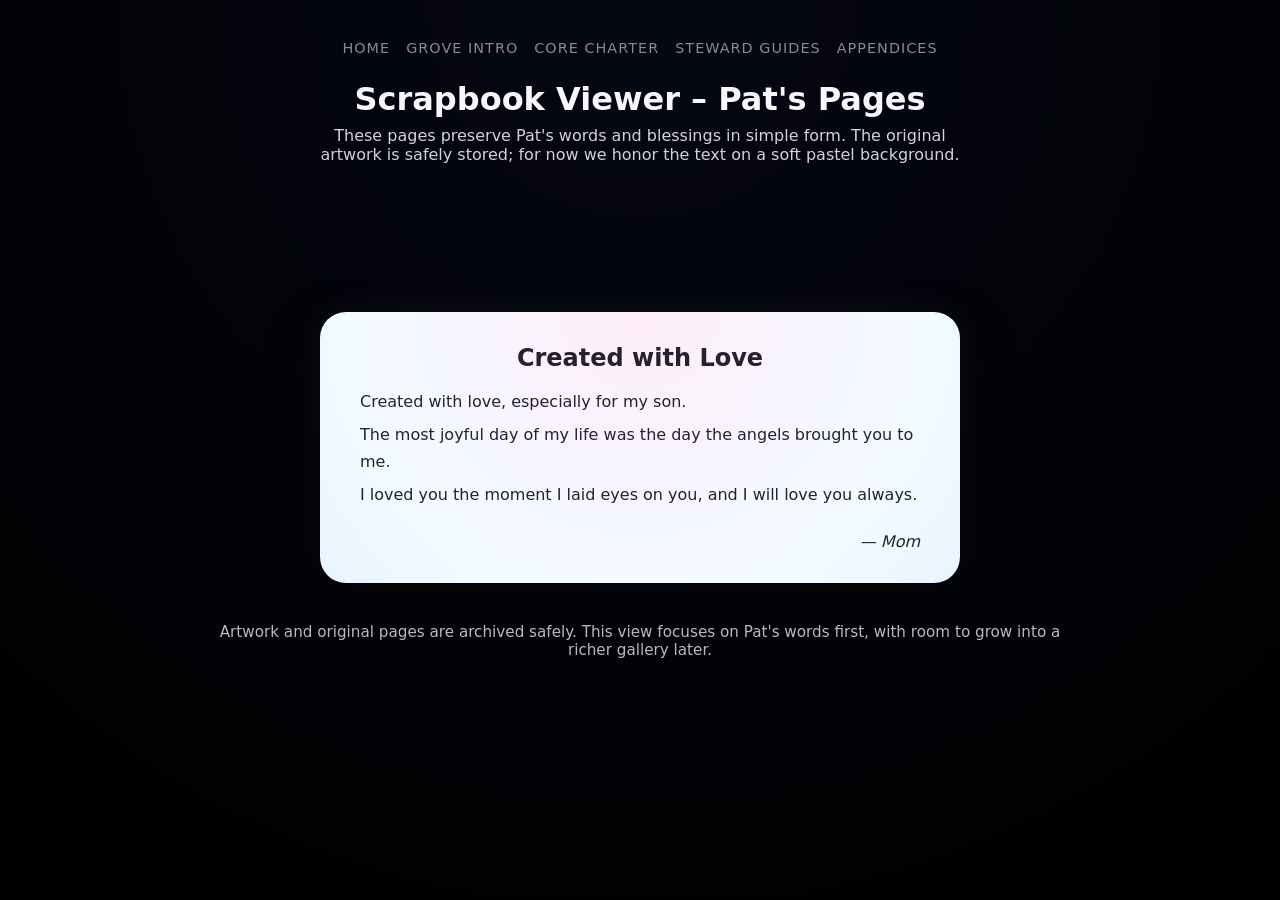
<file: Scrapbook/scrapbookNew.html>
<!DOCTYPE html>
<html lang="en">
<head>
    <meta charset="UTF-8">
    <meta name="viewport" content="width=device-width, initial-scale=1.0">
    <title>Scrapbook Viewer – Pat's Pages</title>

    <!-- Use your main site styles -->
    <link rel="stylesheet" href="../Assets/style.css">

    <!-- Local pastel card styling so this page looks good even if global CSS changes -->
    <style>
        body.scrap-page {
            min-height: 100vh;
            margin: 0;
            display: flex;
            flex-direction: column;
            background: radial-gradient(circle at top, #050712 0, #020308 55%, #000000 100%);
            color: #f9f5ff;
        }

        .scrap-container {
            max-width: 900px;
            width: 100%;
            margin: 0 auto;
            padding: 2.5rem 1.5rem 3rem;
        }

        .scrap-header {
            text-align: center;
            margin-bottom: 2rem;
        }

        .scrap-header h1 {
            font-size: 2rem;
            margin-bottom: 0.5rem;
        }

        .scrap-header p {
            opacity: 0.85;
            max-width: 640px;
            margin: 0.25rem auto;
        }

        .scrap-card {
            max-width: 640px;
            margin: 1.75rem auto;
            padding: 2rem 2.5rem;
            border-radius: 26px;
            background: radial-gradient(circle at top,
                        #ffeef7 0%,
                        #f7f5ff 40%,
                        #f2fbff 70%,
                        #e9f4ff 100%);
            box-shadow:
                0 22px 48px rgba(0, 0, 0, 0.55),
                0 0 40px rgba(255, 255, 255, 0.06);
            color: #26212f;
        }

        .scrap-card h2,
        .scrap-card h3 {
            text-align: center;
            margin-top: 0;
            margin-bottom: 1rem;
        }

        .scrap-card p {
            margin: 0.35rem 0;
            line-height: 1.7;
        }

        .scrap-card footer {
            margin-top: 1.5rem;
            text-align: right;
            font-style: italic;
        }

        .scrap-note {
            text-align: center;
            margin-top: 2.5rem;
            font-size: 0.95rem;
            opacity: 0.75;
        }

        /* simple nav */
        .top-nav {
            display: flex;
            justify-content: center;
            gap: 1rem;
            margin-bottom: 1.5rem;
            flex-wrap: wrap;
        }
        .top-nav a {
            text-decoration: none;
            font-size: 0.9rem;
        }

        @media (max-width: 600px) {
            .scrap-card {
                padding: 1.5rem 1.3rem;
                border-radius: 20px;
            }
        }
    </style>
</head>

<body class="scrap-page">

<header class="scrap-container">
    <div class="scrap-header">
        <nav class="top-nav">
            <a href="../index.html">Home</a>
            <a href="../Charter/grove_intro.html">Grove Intro</a>
            <a href="../Charter/CharterCoreV13.html">Core Charter</a>
            <a href="../Guides/guides.html">Steward Guides</a>
            <a href="../Appendices/appendices.html">Appendices</a>
        </nav>

        <h1>Scrapbook Viewer – Pat's Pages</h1>
        <p>
            These pages preserve Pat's words and blessings in simple form.
            The original artwork is safely stored; for now we honor the text
            on a soft pastel background.
        </p>
    </div>
</header>

<main class="scrap-container">

    <!-- CARD 1 – example populated with “Created with Love” -->
    <section class="scrap-card">
        <h2>Created with Love</h2>
        <p>Created with love, especially for my son.</p>
        <p>The most joyful day of my life was the day the angels brought you to me.</p>
        <p>I loved you the moment I laid eyes on you, and I will love you always.</p>

        <footer>— Mom</footer>
    </section>

    <!--
      CARD 2, 3, 4…:
      Duplicate this <section> block for each of Pat’s pages and paste in the text.
      You don’t have to worry about images right now; they’ll live in the same folder
      and we can wire them back in later if you want a “text + thumbnail” layout.
    -->

    <!-- Example empty template you can copy/paste:

    <section class="scrap-card">
        <h3>Title of the Page</h3>
        <p>First line of the text…</p>
        <p>Next line…</p>
        <p>Etc…</p>
        <footer>— Mom</footer>
    </section>

    -->

    <p class="scrap-note">
        Artwork and original pages are archived safely.
        This view focuses on Pat's words first, with room to grow
        into a richer gallery later.
    </p>

</main>

</body>
</html>
</file>
<file: Assets/style.css>
/* =============================
   RESET & BASE
============================= */

* {
  margin: 0;
  padding: 0;
  box-sizing: border-box;
}

html {
  scroll-behavior: smooth;
}

body.page,
body {
  min-height: 100vh;
  margin: 0;
  font-family: system-ui, -apple-system, BlinkMacSystemFont, "Segoe UI", sans-serif;
  background: radial-gradient(circle at top left, #061013 0, #020608 50%, #010203 100%);
  color: #f5f5f5;
}

/* Links */

a {
  color: #cbeec9;
  text-decoration: none;
  transition: 0.2s;
}

a:hover {
  color: #f3ffe8;
}

/* =============================
   HEADER & NAV
============================= */

.site-header {
  border-bottom: 1px solid rgba(255, 255, 255, 0.08);
  backdrop-filter: blur(10px);
  position: sticky;
  top: 0;
  z-index: 10;
}

.site-header-inner {
  max-width: 1100px;
  margin: 0 auto;
  padding: 0.75rem 1.25rem;
  display: flex;
  flex-wrap: wrap;
  align-items: center;
  justify-content: space-between;
  gap: 1rem;
}

/* Brand (used on index) */

.brand {
  display: flex;
  align-items: center;
  gap: 0.6rem;
}

.brand-mark {
  font-size: 1.3rem;
}

.brand-text {
  display: flex;
  flex-direction: column;
  line-height: 1.1;
}

.brand-title {
  font-weight: 650;
  letter-spacing: 0.03em;
  font-size: 0.95rem;
}

.brand-subtitle {
  font-size: 0.75rem;
  opacity: 0.75;
}

/* Main nav (index) */

.main-nav {
  display: flex;
  flex-wrap: wrap;
  gap: 0.75rem;
  font-size: 0.85rem;
}

.main-nav a {
  opacity: 0.9;
}

.main-nav a:hover {
  opacity: 1;
  text-decoration: underline;
}

/* Top nav (Grove intro) */

.top-nav {
  display: flex;
  flex-wrap: wrap;
  gap: 1rem;
  font-size: 0.8rem;
  text-transform: uppercase;
  letter-spacing: 0.08em;
  opacity: 0.85;
}

.top-nav a {
  color: #9ca3af;
}

.top-nav a:hover,
.top-nav a.active {
  color: #fef3c7;
  border-bottom: 2px solid #fbbf24;
  padding-bottom: 0.1rem;
}

.grove-header-text h1 {
  font-size: 1.6rem;
  margin-top: 0.5rem;
}

.grove-header-text .subtitle {
  font-size: 0.9rem;
  opacity: 0.85;
}

/* =============================
   PAGE WRAPPER
============================= */

.page-main {
  max-width: 1100px;
  margin: 0 auto;
  padding: 1.5rem 1.25rem 3rem;
}

/* =============================
   HERO (index)
============================= */

.hero-inner {
  display: grid;
  grid-template-columns: minmax(0, 2fr) minmax(0, 1.3fr);
  gap: 2rem;
  align-items: stretch;
}

.hero-title {
  font-size: clamp(1.8rem, 2.3vw + 1.2rem, 2.6rem);
  line-height: 1.15;
  margin: 0 0 0.75rem;
}

.hero-subtitle {
  font-size: 0.98rem;
  max-width: 36rem;
  opacity: 0.85;
}

.hero-actions {
  margin-top: 1.2rem;
  display: flex;
  flex-wrap: wrap;
  gap: 0.9rem;
}

/* Side card */

.hero-card {
  border-radius: 1rem;
  padding: 1.25rem 1.4rem;
  background: rgba(4, 15, 18, 0.96);
  border: 1px solid rgba(79, 255, 186, 0.4);
  box-shadow: 0 18px 40px rgba(0, 0, 0, 0.7);
  display: flex;
  flex-direction: column;
  gap: 0.6rem;
  font-size: 0.9rem;
}

.hero-card-title {
  font-size: 1.1rem;
  margin: 0;
}

.hero-card-body {
  margin: 0;
  opacity: 0.9;
}

.hero-card-list {
  margin: 0.2rem 0 0;
  padding-left: 1.1rem;
  display: flex;
  flex-direction: column;
  gap: 0.2rem;
  opacity: 0.9;
}

/* Hero secondary link */

.link-secondary {
  font-size: 0.9rem;
  opacity: 0.85;
}

.link-secondary:hover {
  opacity: 1;
  text-decoration: underline;
}

/* =============================
   SECTIONS & CARDS
============================= */

.section {
  margin-top: 2.5rem;
}

.section-light {
  background: radial-gradient(circle at top, #061013 0, #020608 65%);
  border-radius: 1.3rem;
  padding: 1.75rem 1.4rem;
  border: 1px solid rgba(255, 255, 255, 0.06);
}

.section-title {
  font-size: 1.25rem;
  margin: 0 0 1.2rem;
}

.card-grid {
  display: grid;
  grid-template-columns: repeat(3, minmax(0, 1fr));
  gap: 1.2rem;
}

.info-card {
  padding: 1rem 1.1rem;
  border-radius: 0.9rem;
  border: 1px solid rgba(255, 255, 255, 0.1);
  background: rgba(3, 10, 12, 0.95);
  font-size: 0.9rem;
}

.info-card h3 {
  margin: 0 0 0.4rem;
  font-size: 1rem;
}

/* Callout row */

.callout {
  display: flex;
  flex-wrap: wrap;
  align-items: center;
  gap: 1.2rem;
  padding: 1.2rem 1.4rem;
  border-radius: 1rem;
  border: 1px solid rgba(255, 179, 71, 0.4);
  background: rgba(9, 10, 3, 0.96);
}

.callout-text {
  flex: 2 1 260px;
}

.callout-text h2 {
  margin: 0 0 0.4rem;
}

.callout-text p {
  margin: 0;
  opacity: 0.9;
  font-size: 0.9rem;
}

.callout-actions {
  flex: 1 1 200px;
  display: flex;
  flex-wrap: wrap;
  justify-content: flex-end;
  gap: 0.7rem;
}

/* =============================
   BUTTONS — GOLD + MINT
============================= */

.btn,
.btn-style-b,
a.btn,
a.btn-style-b {
  background: #FFB347;              /* Charter gold */
  color: #111;                      /* deep text */
  border: 2px solid #4FFFBA;        /* mint outline */
  padding: 12px 22px;
  border-radius: 999px;
  font-weight: 600;
  font-size: 0.95rem;
  display: inline-flex;
  align-items: center;
  justify-content: center;
  cursor: pointer;
  text-decoration: none;
  transition:
    background 0.25s ease,
    border-color 0.25s ease,
    color 0.25s ease,
    box-shadow 0.25s ease,
    transform 0.12s ease;
}

.btn:active,
.btn-style-b:active,
a.btn:active,
a.btn-style-b:active {
  transform: translateY(1px) scale(0.985);
}

.btn:hover,
.btn-style-b:hover,
a.btn:hover,
a.btn-style-b:hover {
  background: #4FFFBA;
  color: #061013;
  border-color: #FFB347;
  box-shadow: 0 0 14px rgba(79,255,186,0.7);
}

/* =============================
   GROVE INTRO PAGE
============================= */

.grove-intro {
  max-width: 900px;
  margin: 2rem auto 3.5rem;
  padding: 2rem 1.4rem 3.5rem;
  background: #161a17;
  border: 1px solid #273029;
  border-radius: 16px;
  box-shadow: 0 3px 18px rgba(0,0,0,0.35);
}

.grove-intro p {
  margin: 0.9rem 0 1.2rem;
  line-height: 1.6;
  opacity: 0.95;
}

.grove-intro h2 {
  margin: 2.2rem 0 1.1rem;
  font-size: 1.45rem;
}

.grove-intro h3 {
  margin: 1.6rem 0 0.8rem;
  font-size: 1.2rem;
}

.grove-intro li {
  margin-bottom: 0.5rem;
  line-height: 1.55;
}

.grove-intro ol li {
  margin-bottom: 0.7rem;
}

.grove-intro br {
  line-height: 1.2rem;
}

.grove-intro .note {
  background: rgba(79,255,186,0.06);
  border: 1px solid rgba(79,255,186,0.3);
  padding: 1rem 1.1rem;
  border-radius: 0.6rem;
  margin-top: 1.5rem;
  font-size: 0.9rem;
  line-height: 1.45;
}

/* Force left alignment for Grove prose */
.grove-intro,
.grove-intro p,
.grove-intro li,
.grove-intro h2,
.grove-intro h3 {
  text-align: left;
}

/* =============================
   FOOTER
============================= */

.site-footer {
  border-top: 1px solid rgba(255, 255, 255, 0.08);
  padding: 0.9rem 1.25rem 1.5rem;
  margin-top: 1.5rem;
}

.site-footer-inner {
  max-width: 1100px;
  margin: 0 auto;
  display: flex;
  flex-wrap: wrap;
  justify-content: space-between;
  gap: 0.6rem;
  font-size: 0.8rem;
  opacity: 0.8;
}

.site-footer a {
  opacity: 0.8;
}

.site-footer a:hover {
  opacity: 1;
  text-decoration: underline;
}

/* =============================
   RESPONSIVE
============================= */

@media (max-width: 800px) {
  .hero-inner {
    grid-template-columns: minmax(0, 1fr);
  }

  .hero-card {
    order: -1;
  }

  .card-grid {
    grid-template-columns: minmax(0, 1fr);
  }

  .main-nav {
    justify-content: flex-end;
  }

  .site-header-inner {
    align-items: flex-start;
  }
}

@media (max-width: 520px) {
  .site-header-inner {
    flex-direction: column;
    align-items: flex-start;
  }

  .callout-actions {
    justify-content: flex-start;
  }
}
.grove-intro-block {
    max-width: 900px;
    margin: 3rem auto 4rem;
    padding: 0 1.75rem 3rem;
    line-height: 1.7;
}

.grove-intro-block h2,
.grove-intro-block h3 {
    margin-top: 2rem;
    margin-bottom: 0.5rem;
    font-size: 1.15rem;
}

.grove-intro-block p {
    margin: 0.75rem 0;
}

.grove-intro-block ul {
    margin: 0.4rem 0 1.25rem 1.5rem;
    padding-left: 0.5rem;
}

.grove-intro-block .note {
    margin-top: 1rem;
    padding: 0.75rem 1rem;
    border-radius: 8px;
    background: rgba(37, 196, 122, 0.12);
    font-size: 0.95rem;
}

.grove-intro-block .read-more {
    margin-top: 2rem;
    font-weight: 500;
}
.grove-welcome,
.grove-stand {
    max-width: 900px;
    margin: 2.5rem auto 0;
    padding: 0 1.5rem;
    line-height: 1.7;
}

.grove-welcome p:first-child {
    font-weight: 500;
    margin-bottom: 0.5rem;
}

.grove-stand h2 {
    margin-top: 2.5rem;
    margin-bottom: 0.75rem;
    font-size: 1.2rem;
}

.grove-stand p {
    margin: 0.65rem 0;
}
.notice-box {
  background: rgba(255, 255, 255, 0.05);
  border-left: 3px solid #fcbf49;
  padding: 1rem 1.5rem;
  margin: 2rem 0;
  border-radius: 6px;
}
.notice-box a {
  color: #f9d371;
}
.charter-text {
  white-space: pre-wrap;
  line-height: 1.55;
  font-size: 1rem;
}

/* ===== Charter document layout ===== */

.doc{
  max-width: 980px;
  margin: 0 auto;
  padding: 32px 18px 64px;
}

.charter-raw{
  white-space: pre-wrap;
  line-height: 1.6;
  font-size: 16px;
  background: rgba(255,255,255,.03);
  padding: 20px;
  border-radius: 12px;
  max-width: 86ch;
  margin: 0 auto;
}

/* Optional utility links (if you add them later) */
.doc-tools{
  display: flex;
  gap: 16px;
  justify-content: center;
  margin: 12px 0 22px;
  opacity: .9;
}

.doc-tools a{
  text-decoration: none;
  border-bottom: 1px solid rgba(255,255,255,.25);
}

.doc-tools a:hover{
  border-bottom-color: rgba(255,255,255,.6);
}
</file>
